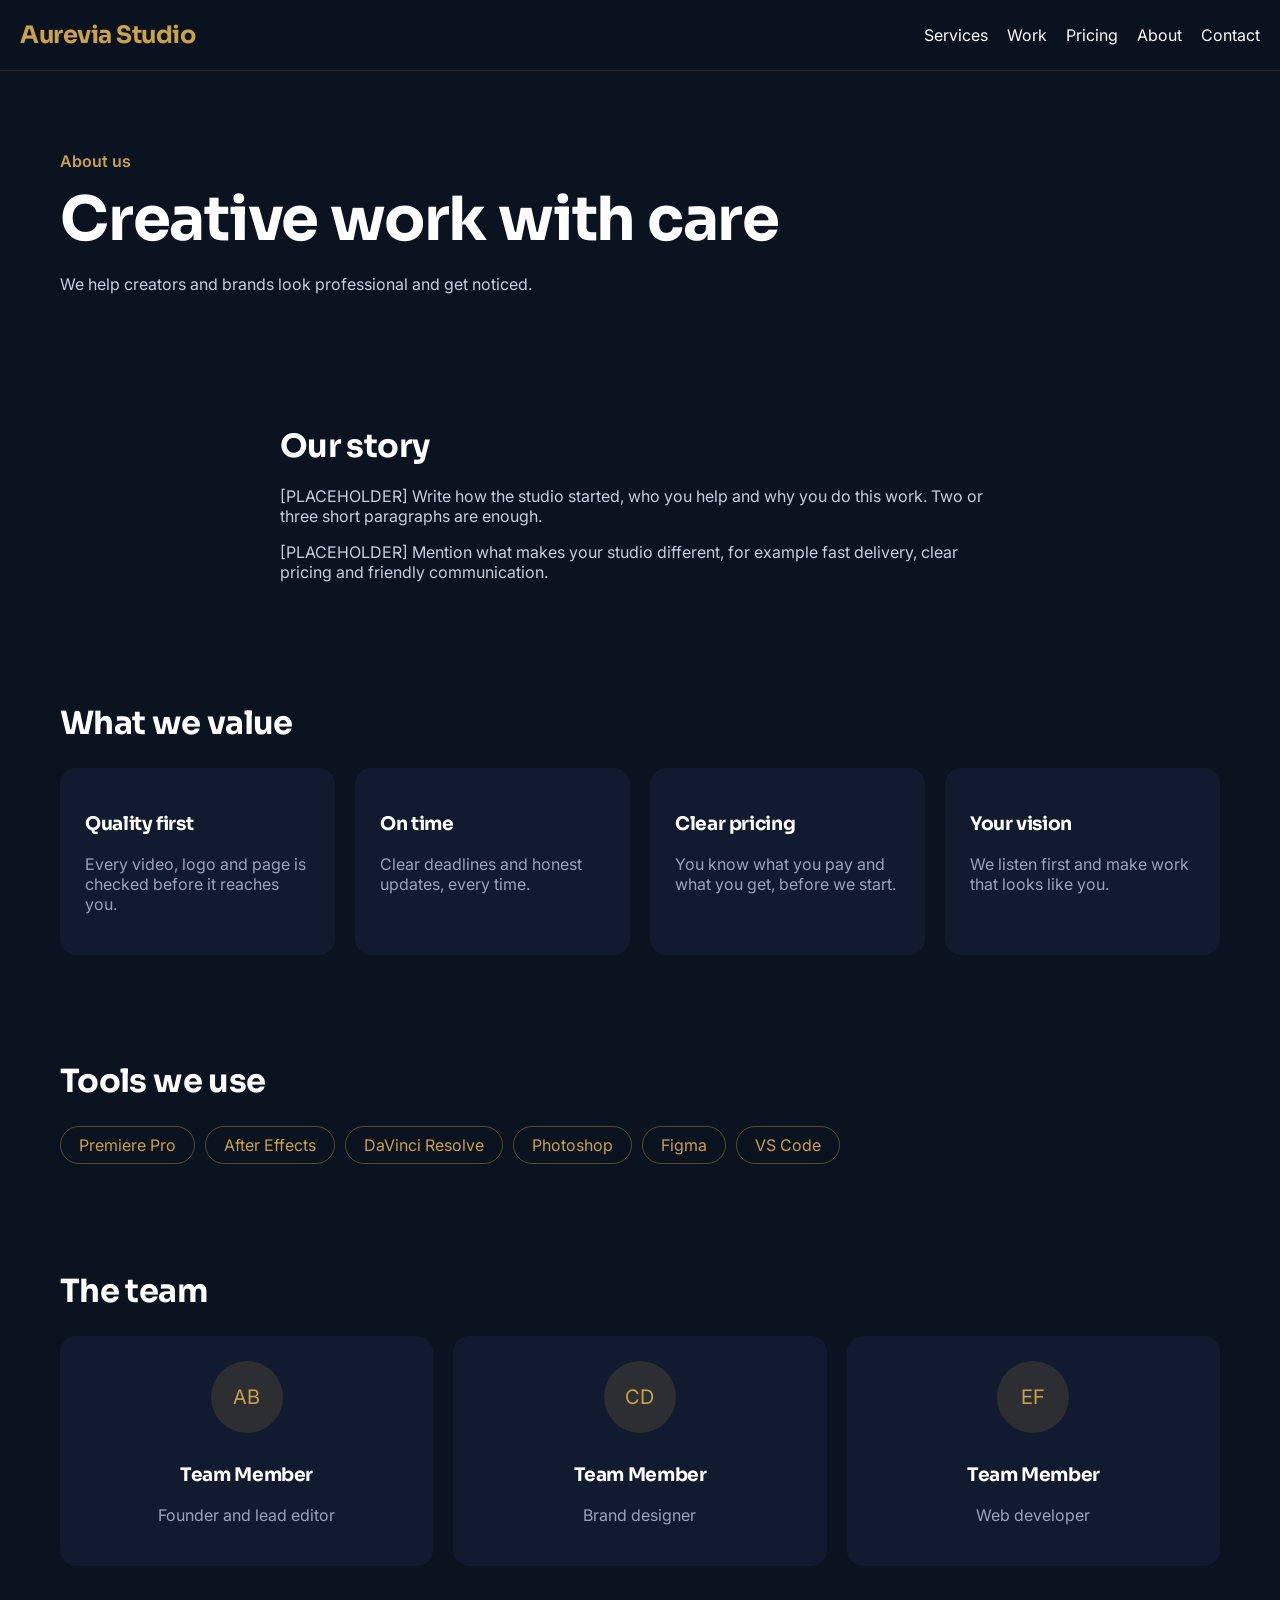
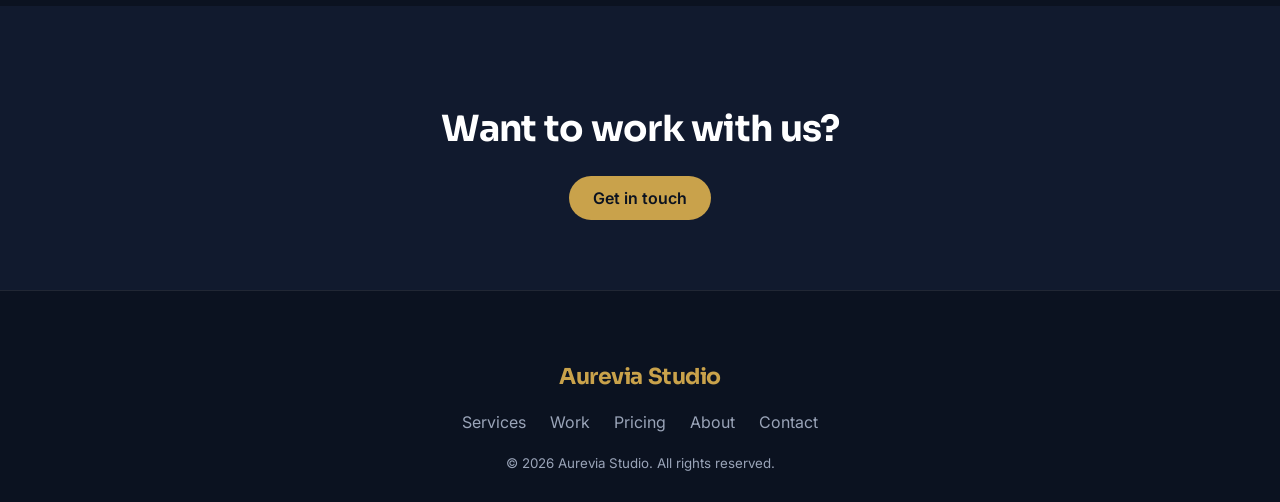
<file: about.html>
<!DOCTYPE html>
<html lang="en">
<head>
  <meta charset="UTF-8">
  <meta name="viewport" content="width=device-width, initial-scale=1">
  <title>About | Aurevia Studio</title>
  <meta name="description" content="Meet Aurevia Studio: our story, our values, the tools we use and the team behind your videos, brands and websites.">
  <link rel="preconnect" href="https://fonts.googleapis.com">
  <link rel="preconnect" href="https://fonts.gstatic.com" crossorigin>
  <link href="https://fonts.googleapis.com/css2?family=Inter:wght@400;500;600&family=Sora:wght@600;700;800&display=swap" rel="stylesheet">
  <link rel="stylesheet" href="style.css">
</head>

<body>

  <header>
    <h2><a href="index.html" style="color:inherit;text-decoration:none">Aurevia Studio</a></h2>
    <button class="menu-button" id="menu-button" aria-label="Open menu">☰</button>
    <nav id="menu">
      <a href="index.html#services">Services</a>
      <a href="index.html#work">Work</a>
      <a href="index.html#pricing">Pricing</a>
      <a href="about.html">About</a>
      <a href="contact.html">Contact</a>
    </nav>
  </header>

  <main>
    
    <section class="page-hero">
      <p class="eyebrow">About us</p>
      <h1>Creative work with care</h1>
      <p class="page-lead">We help creators and brands look professional and get noticed.</p>
    </section>

   
    <section class="story-section">
      <h2>Our story</h2>
      <p>[PLACEHOLDER] Write how the studio started, who you help and why you do this work. Two or three short paragraphs are enough.</p>
      <p>[PLACEHOLDER] Mention what makes your studio different, for example fast delivery, clear pricing and friendly communication.</p>
    </section>

    
    <section class="niche-section">
      <h2>What we value</h2>
      <div class="cards">
        <div class="card"><h3>Quality first</h3><p>Every video, logo and page is checked before it reaches you.</p></div>
        <div class="card"><h3>On time</h3><p>Clear deadlines and honest updates, every time.</p></div>
        <div class="card"><h3>Clear pricing</h3><p>You know what you pay and what you get, before we start.</p></div>
        <div class="card"><h3>Your vision</h3><p>We listen first and make work that looks like you.</p></div>
      </div>
    </section>

    
    <section class="niche-section">
      <h2>Tools we use</h2>
      <ul class="tool-list">
        <li>Premiere Pro</li>
        <li>After Effects</li>
        <li>DaVinci Resolve</li>
        <li>Photoshop</li>
        <li>Figma</li>
        <li>VS Code</li>
      </ul>
    </section>

   
    <section class="niche-section">
      <h2>The team</h2>
      <div class="cards">
        <div class="card team-card">
          <span class="avatar team-avatar">AB</span>
          <h3>Team Member</h3>
          <p>Founder and lead editor</p>
        </div>
        <div class="card team-card">
          <span class="avatar team-avatar">CD</span>
          <h3>Team Member</h3>
          <p>Brand designer</p>
        </div>
        <div class="card team-card">
          <span class="avatar team-avatar">EF</span>
          <h3>Team Member</h3>
          <p>Web developer</p>
        </div>
      </div>
    </section>

    <section class="cta-band">
      <h2>Want to work with us?</h2>
      <a href="contact.html" class="button">Get in touch</a>
    </section>
  </main>

  <footer class="footer">
    <h3>Aurevia Studio</h3>
    <nav>
      <a href="index.html#services">Services</a>
      <a href="index.html#work">Work</a>
      <a href="index.html#pricing">Pricing</a>
      <a href="about.html">About</a>
      <a href="contact.html">Contact</a>
    </nav>
    <small>© 2026 Aurevia Studio. All rights reserved.</small>
  </footer>

  <script src="page.js"></script>
</body>
</html>
</file>
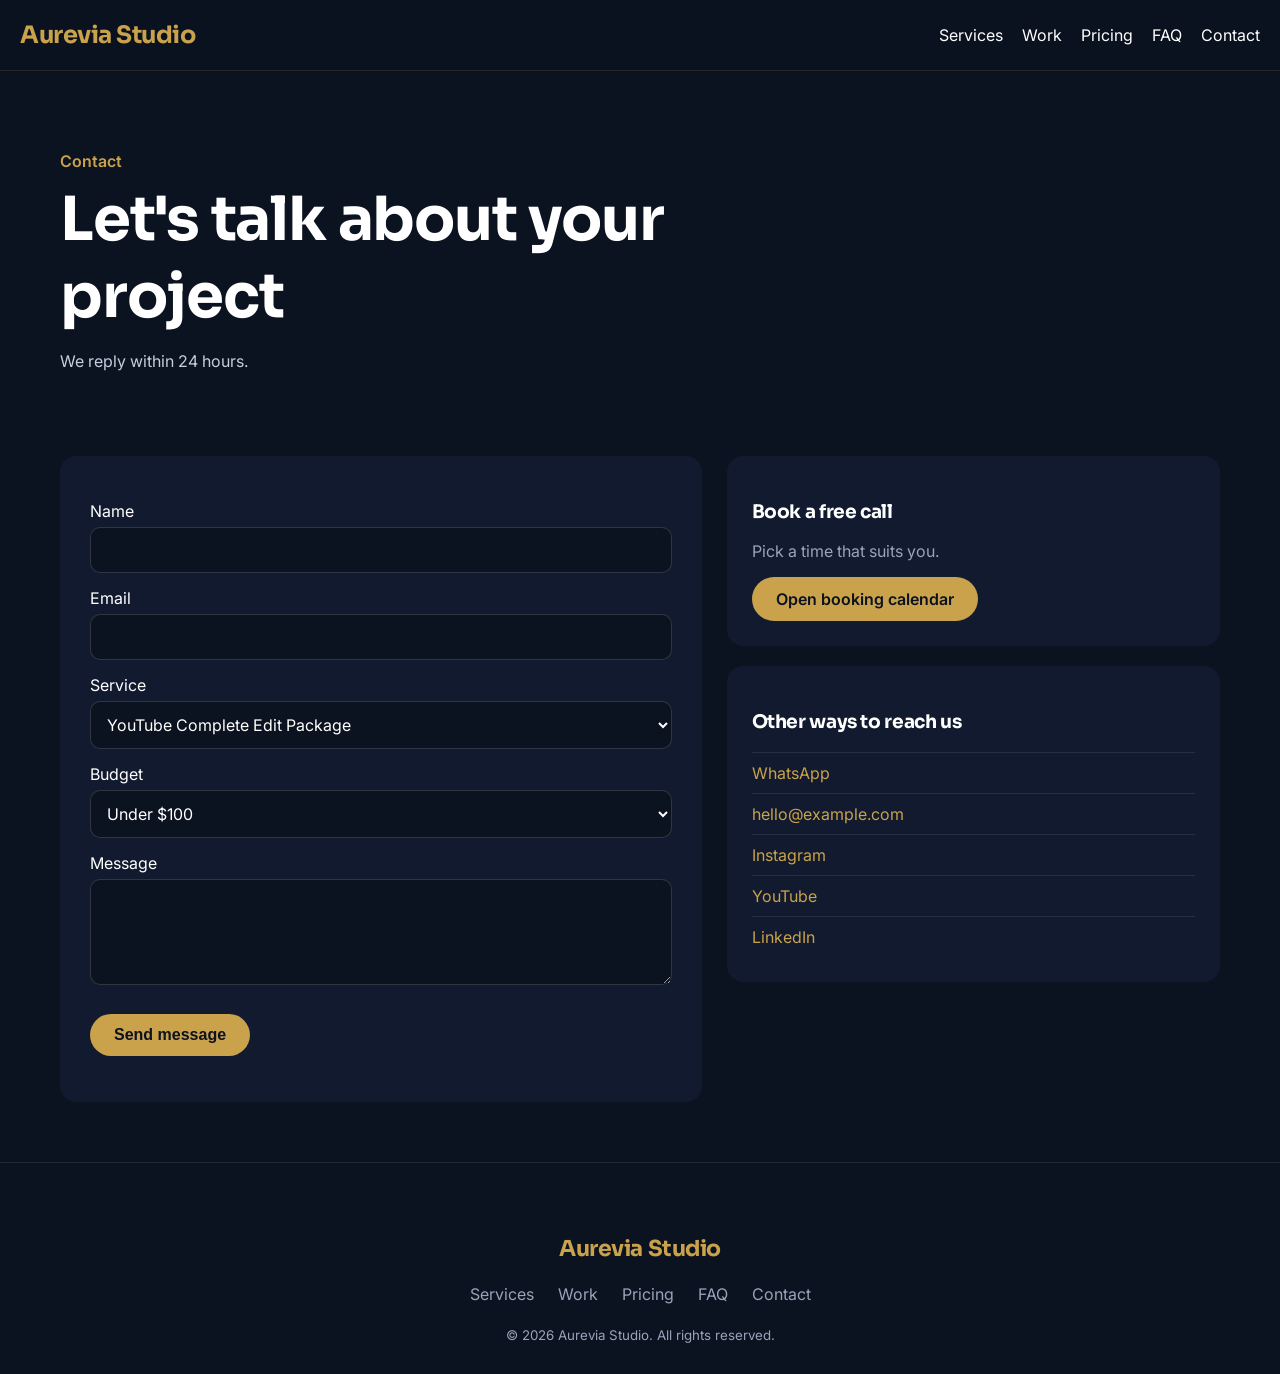
<file: contact.html>
<!DOCTYPE html>
<html lang="en">
<head>
  <meta charset="UTF-8">
  <meta name="viewport" content="width=device-width, initial-scale=1">
  <title>Contact | Aurevia Studio</title>
  <meta name="description" content="Tell us about your project, book a free call or message us on WhatsApp. We reply within 24 hours.">
  <link rel="preconnect" href="https://fonts.googleapis.com">
  <link rel="preconnect" href="https://fonts.gstatic.com" crossorigin>
  <link href="https://fonts.googleapis.com/css2?family=Inter:wght@400;500;600&family=Sora:wght@600;700;800&display=swap" rel="stylesheet">

  <link rel="stylesheet" href="style.css">
</head>

<body>

  <header>
    <h2><a href="index.html" style="color:inherit;text-decoration:none">Aurevia Studio</a></h2>
    <button class="menu-button" id="menu-button" aria-label="Open menu">☰</button>
    <nav id="menu">
      <a href="index.html#services">Services</a>
      <a href="index.html#work">Work</a>
      <a href="index.html#pricing">Pricing</a>
      <a href="index.html#faq">FAQ</a>
      <a href="contact.html">Contact</a>
    </nav>
  </header>

  <main>
    <section class="page-hero">
      <p class="eyebrow">Contact</p>
      <h1>Let's talk about your project</h1>
      <p class="page-lead">We reply within 24 hours.</p>
    </section>

    <section class="contact-page">

     
      <form class="contact-form" id="contact-form" action="https://formspree.io/f/YOUR_FORM_ID" method="POST">

        <label for="c-name">Name</label>
        <input type="text" id="c-name" name="name" required>

        <label for="c-email">Email</label>
        <input type="email" id="c-email" name="email" required>

        <label for="c-service">Service</label>
        <select id="c-service" name="service">
          <option>YouTube Complete Edit Package</option>
          <option>Content Management</option>
          <option>Personal Branding</option>
          <option>Web Development</option>
        </select>

        <label for="c-budget">Budget</label>
        <select id="c-budget" name="budget">
          <option>Under $100</option>
          <option>$100 - $500</option>
          <option>$500 - $1,500</option>
          <option>$1,500+</option>
        </select>

        <label for="c-message">Message</label>
        <textarea id="c-message" name="message" rows="4" required></textarea>

      
        <input type="text" name="_gotcha" class="hp-field" tabindex="-1" autocomplete="off">

        <button type="submit" class="button" id="send-button">Send message</button>
        <p class="form-note" id="form-note" role="status"></p>
      </form>

   
      <div class="contact-side">

        <div class="side-box">
          <h3>Book a free call</h3>
          <p>Pick a time that suits you.</p>
         
          <a href="https://calendly.com/YOUR-NAME/30min" target="_blank" class="button">Open booking calendar</a>
        </div>

        <div class="side-box">
          <h3>Other ways to reach us</h3>
          <ul class="side-links">
          
            <li><a href="https://wa.me/92XXXXXXXXXX" target="_blank">WhatsApp</a></li>
            <li><a href="mailto:hello@example.com">hello@example.com</a></li>
            <li><a href="#" target="_blank">Instagram</a></li>
            <li><a href="#" target="_blank">YouTube</a></li>
            <li><a href="#" target="_blank">LinkedIn</a></li>
          </ul>
        </div>

      </div>
    </section>
  </main>

  <footer class="footer">
    <h3>Aurevia Studio</h3>
    <nav>
      <a href="index.html#services">Services</a>
      <a href="index.html#work">Work</a>
      <a href="index.html#pricing">Pricing</a>
      <a href="index.html#faq">FAQ</a>
      <a href="contact.html">Contact</a>
    </nav>
    <small>© 2026 Aurevia Studio. All rights reserved.</small>
  </footer>

  <script src="page.js"></script>


  <script>
    const form = document.getElementById("contact-form");
    const note = document.getElementById("form-note");
    const sendButton = document.getElementById("send-button");

    form.addEventListener("submit", function (event) {
      event.preventDefault();  

      if (form.action.includes(abcd1234)) {
        note.textContent = "Demo mode: add your Formspree ID in contact.html to receive messages.";
        return;
      }

      sendButton.disabled = true;
      note.textContent = "Sending...";

      
      fetch(form.action, {
        method: "POST",
        body: new FormData(form),
        headers: { Accept: "application/json" }
      })
        .then(function (response) {
          if (response.ok) {
            window.location.href = "thank-you.html";  
          } else {
            note.textContent = "Something went wrong. Please try again or use WhatsApp.";
            sendButton.disabled = false;
          }
        })
        .catch(function () {
          note.textContent = "Network error. Please try again or use WhatsApp.";
          sendButton.disabled = false;
        });
    });
  </script>
</body>
</html>
</file>
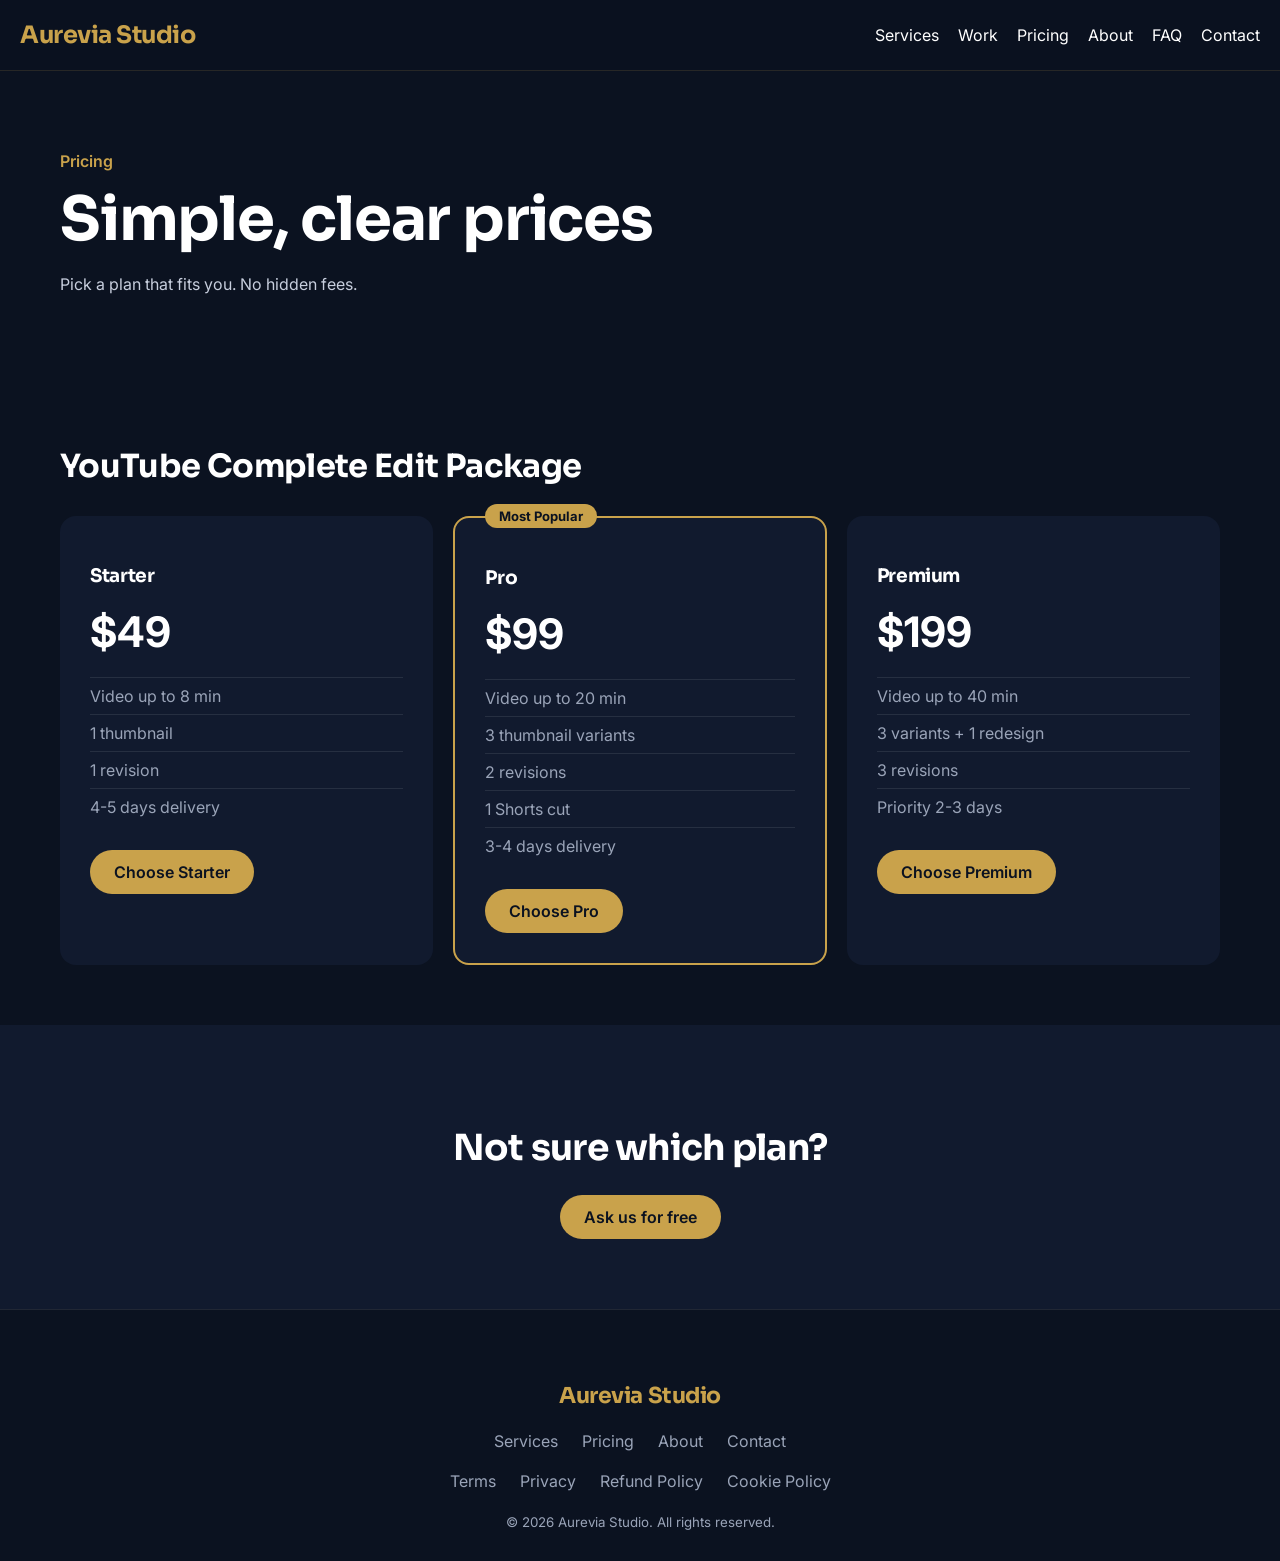
<file: pricing.html>
<!DOCTYPE html>
<html lang="en">
<head>
  <meta charset="UTF-8">
  <meta name="viewport" content="width=device-width, initial-scale=1">
  <title>Pricing | Aurevia Studio</title>
  <meta name="description" content="Clear prices for YouTube editing, content management, personal branding and web development at Aurevia Studio.">
  <link rel="preconnect" href="https://fonts.googleapis.com">
  <link rel="preconnect" href="https://fonts.gstatic.com" crossorigin>
  <link href="https://fonts.googleapis.com/css2?family=Inter:wght@400;500;600&family=Sora:wght@600;700;800&display=swap" rel="stylesheet">
  <link rel="stylesheet" href="style.css">
</head>

<body>


  <header>
    <h2><a href="index.html" style="color:inherit;text-decoration:none">Aurevia Studio</a></h2>
    <button class="menu-button" id="menu-button" aria-label="Open menu">☰</button>
    <nav id="menu">
      <a href="index.html#services">Services</a>
      <a href="index.html#work">Work</a>
      <a href="pricing.html">Pricing</a>
      <a href="about.html">About</a>
      <a href="index.html#faq">FAQ</a>
      <a href="contact.html">Contact</a>
    </nav>
  </header>

  <main>

    <section class="page-hero">
      <p class="eyebrow">Pricing</p>
      <h1>Simple, clear prices</h1>
      <p class="page-lead">Pick a plan that fits you. No hidden fees.</p>
    </section>


    <section class="pricing-section">
      <h2>YouTube Complete Edit Package</h2>

      <div class="price-grid">

        <div class="price-card">
          <h3>Starter</h3>
          <p class="price"><span class="amount" data-usd="49">$49</span></p>
          <ul>
            <li>Video up to 8 min</li>
            <li>1 thumbnail</li>
            <li>1 revision</li>
            <li>4-5 days delivery</li>
          </ul>
          <a href="contact.html" class="button">Choose Starter</a>
        </div>

        <div class="price-card popular">
          <span class="badge">Most Popular</span>
          <h3>Pro</h3>
          <p class="price"><span class="amount" data-usd="99">$99</span></p>
          <ul>
            <li>Video up to 20 min</li>
            <li>3 thumbnail variants</li>
            <li>2 revisions</li>
            <li>1 Shorts cut</li>
            <li>3-4 days delivery</li>
          </ul>
          <a href="contact.html" class="button">Choose Pro</a>
        </div>

        <div class="price-card">
          <h3>Premium</h3>
          <p class="price"><span class="amount" data-usd="199">$199</span></p>
          <ul>
            <li>Video up to 40 min</li>
            <li>3 variants + 1 redesign</li>
            <li>3 revisions</li>
            <li>Priority 2-3 days</li>
          </ul>
          <a href="contact.html" class="button">Choose Premium</a>
        </div>

      </div>
    </section>


    <section class="cta-band">
      <h2>Not sure which plan?</h2>
      <a href="contact.html" class="button">Ask us for free</a>
    </section>
  </main>

  <footer class="footer">
    <h3>Aurevia Studio</h3>
    <nav>
      <a href="index.html#services">Services</a>
      <a href="pricing.html">Pricing</a>
      <a href="about.html">About</a>
      <a href="contact.html">Contact</a>
    </nav>
    <nav>
      <a href="terms.html">Terms</a>
      <a href="privacy.html">Privacy</a>
      <a href="refund-policy.html">Refund Policy</a>
      <a href="cookie-policy.html">Cookie Policy</a>
    </nav>
    <small>© 2026 Aurevia Studio. All rights reserved.</small>
  </footer>

  <script src="page.js"></script>
</body>
</html>
</file>
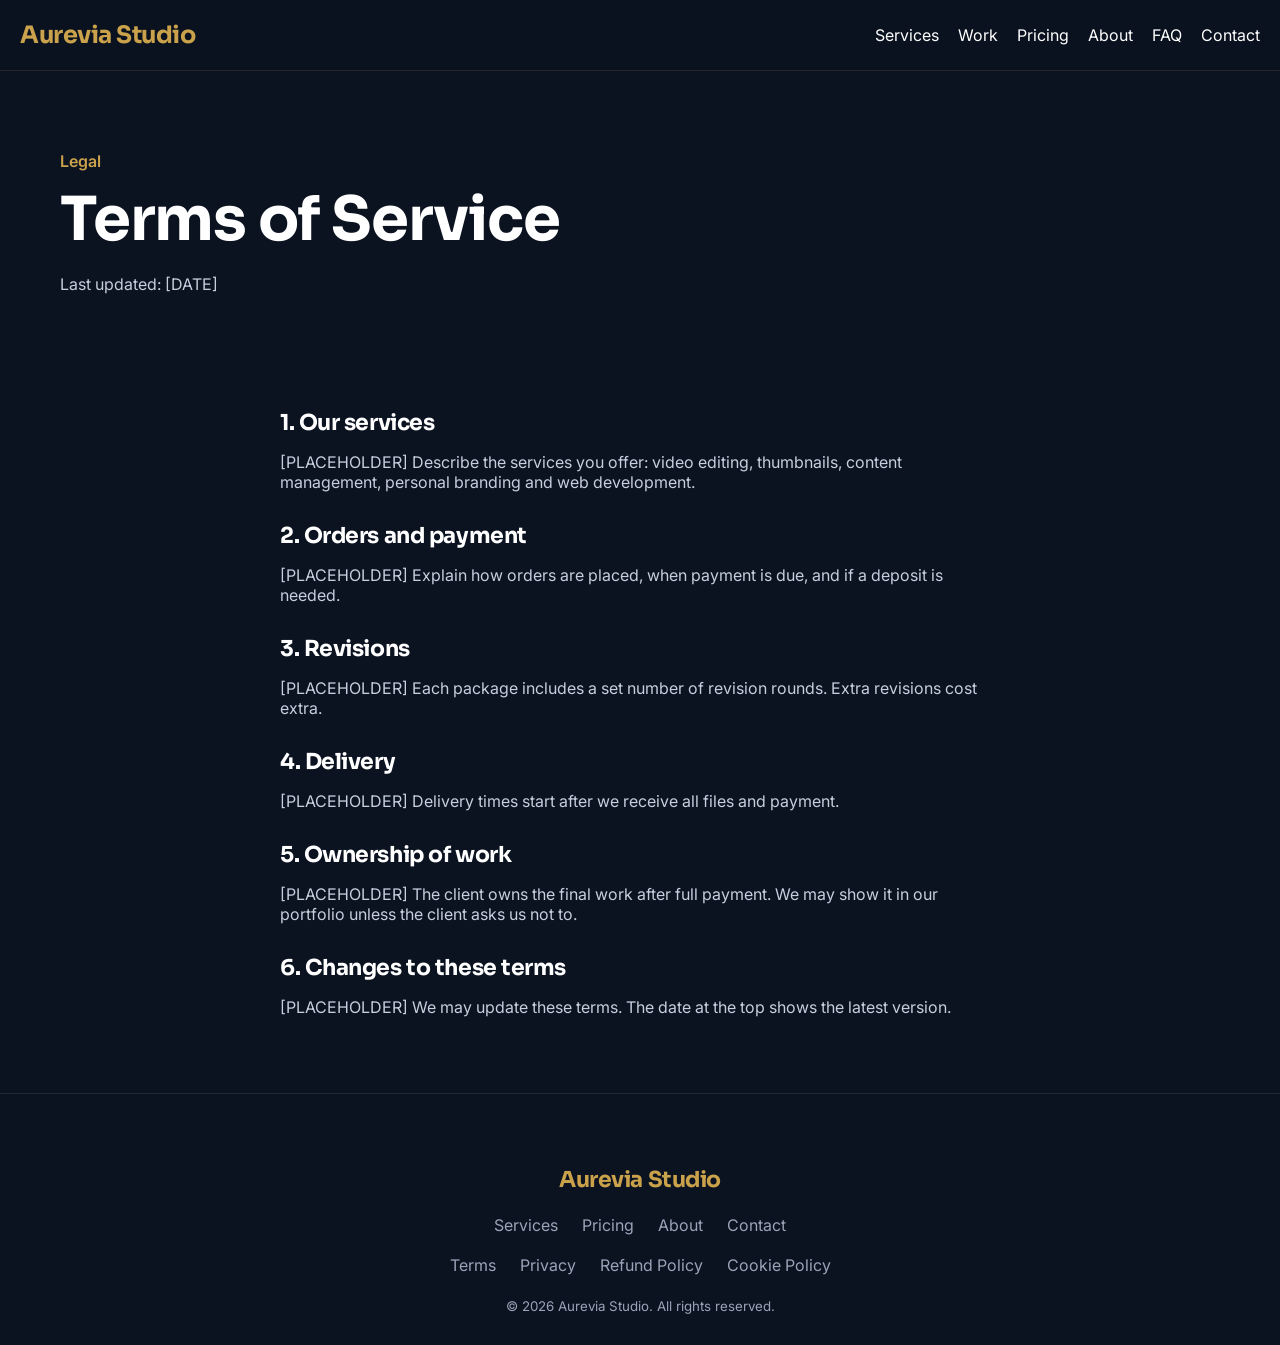
<file: terms.html>
<!DOCTYPE html>
<html lang="en">
<head>
  <meta charset="UTF-8">
  <meta name="viewport" content="width=device-width, initial-scale=1">
  <title>Terms of Service | Aurevia Studio</title>
  <meta name="description" content="Terms of Service for Aurevia Studio.">
  <link rel="preconnect" href="https://fonts.googleapis.com">
  <link rel="preconnect" href="https://fonts.gstatic.com" crossorigin>
  <link href="https://fonts.googleapis.com/css2?family=Inter:wght@400;500;600&family=Sora:wght@600;700;800&display=swap" rel="stylesheet">
  <link rel="stylesheet" href="style.css">
</head>

<body>

  <header>
    <h2><a href="index.html" style="color:inherit;text-decoration:none">Aurevia Studio</a></h2>
    <button class="menu-button" id="menu-button" aria-label="Open menu">☰</button>
    <nav id="menu">
      <a href="index.html#services">Services</a>
      <a href="index.html#work">Work</a>
      <a href="index.html#pricing">Pricing</a>
      <a href="about.html">About</a>
      <a href="index.html#faq">FAQ</a>
      <a href="contact.html">Contact</a>
    </nav>
  </header>

  <main>

    <section class="page-hero">
      <p class="eyebrow">Legal</p>
      <h1>Terms of Service</h1>
      <p class="page-lead">Last updated: [DATE]</p>
    </section>

    <section class="legal-section">
      <h2>1. Our services</h2>
      <p>[PLACEHOLDER] Describe the services you offer: video editing, thumbnails, content management, personal branding and web development.</p>

      <h2>2. Orders and payment</h2>
      <p>[PLACEHOLDER] Explain how orders are placed, when payment is due, and if a deposit is needed.</p>

      <h2>3. Revisions</h2>
      <p>[PLACEHOLDER] Each package includes a set number of revision rounds. Extra revisions cost extra.</p>

      <h2>4. Delivery</h2>
      <p>[PLACEHOLDER] Delivery times start after we receive all files and payment.</p>

      <h2>5. Ownership of work</h2>
      <p>[PLACEHOLDER] The client owns the final work after full payment. We may show it in our portfolio unless the client asks us not to.</p>

      <h2>6. Changes to these terms</h2>
      <p>[PLACEHOLDER] We may update these terms. The date at the top shows the latest version.</p>
    </section>
  </main>

  <footer class="footer">
    <h3>Aurevia Studio</h3>
    <nav>
      <a href="index.html#services">Services</a>
      <a href="index.html#pricing">Pricing</a>
      <a href="about.html">About</a>
      <a href="contact.html">Contact</a>
    </nav>
    <nav>
      <a href="terms.html">Terms</a>
      <a href="privacy.html">Privacy</a>
      <a href="refund-policy.html">Refund Policy</a>
      <a href="cookie-policy.html">Cookie Policy</a>
    </nav>
    <small>© 2026 Aurevia Studio. All rights reserved.</small>
  </footer>

  <script src="page.js"></script>
</body>
</html>
</file>
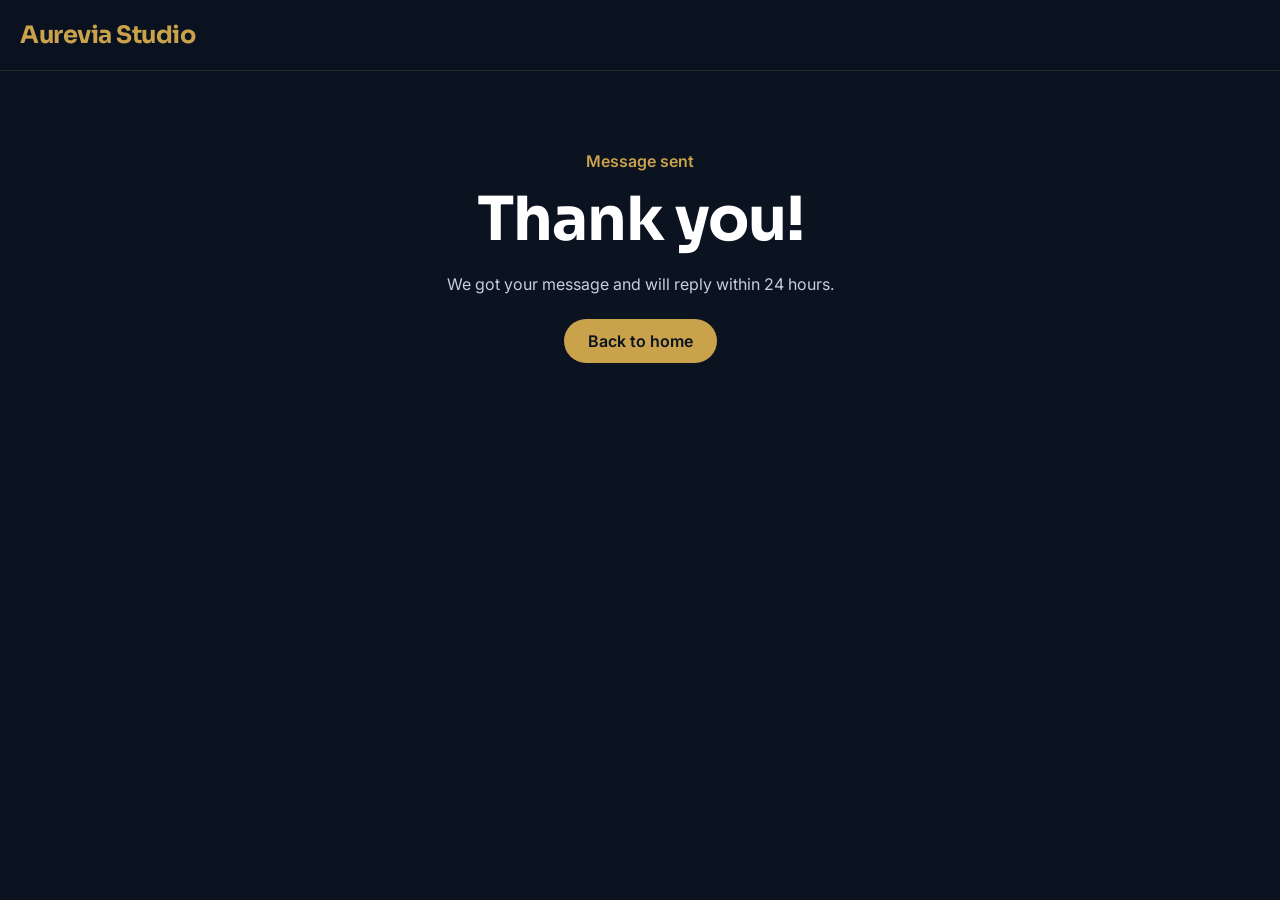
<file: thank-you.html>
<!DOCTYPE html>
<html lang="en">
<head>
  <meta charset="UTF-8">
  <meta name="viewport" content="width=device-width, initial-scale=1">
  <title>Thank you | Aurevia Studio</title>
  <meta name="robots" content="noindex">
  <link rel="preconnect" href="https://fonts.googleapis.com">
  <link rel="preconnect" href="https://fonts.gstatic.com" crossorigin>
  <link href="https://fonts.googleapis.com/css2?family=Inter:wght@400;500;600&family=Sora:wght@600;700;800&display=swap" rel="stylesheet">
  <link rel="stylesheet" href="style.css">
</head>

<body>
  <header>
    <h2><a href="index.html" style="color:inherit;text-decoration:none">Aurevia Studio</a></h2>
  </header>

  <main>
    <section class="page-hero" style="text-align:center;min-height:60vh">
      <p class="eyebrow">Message sent</p>
      <h1 style="margin-left:auto;margin-right:auto">Thank you!</h1>
      <p class="page-lead" style="margin-left:auto;margin-right:auto">We got your message and will reply within 24 hours.</p>
      <a href="index.html" class="button">Back to home</a>
    </section>
  </main>
</body>
</html>
</file>
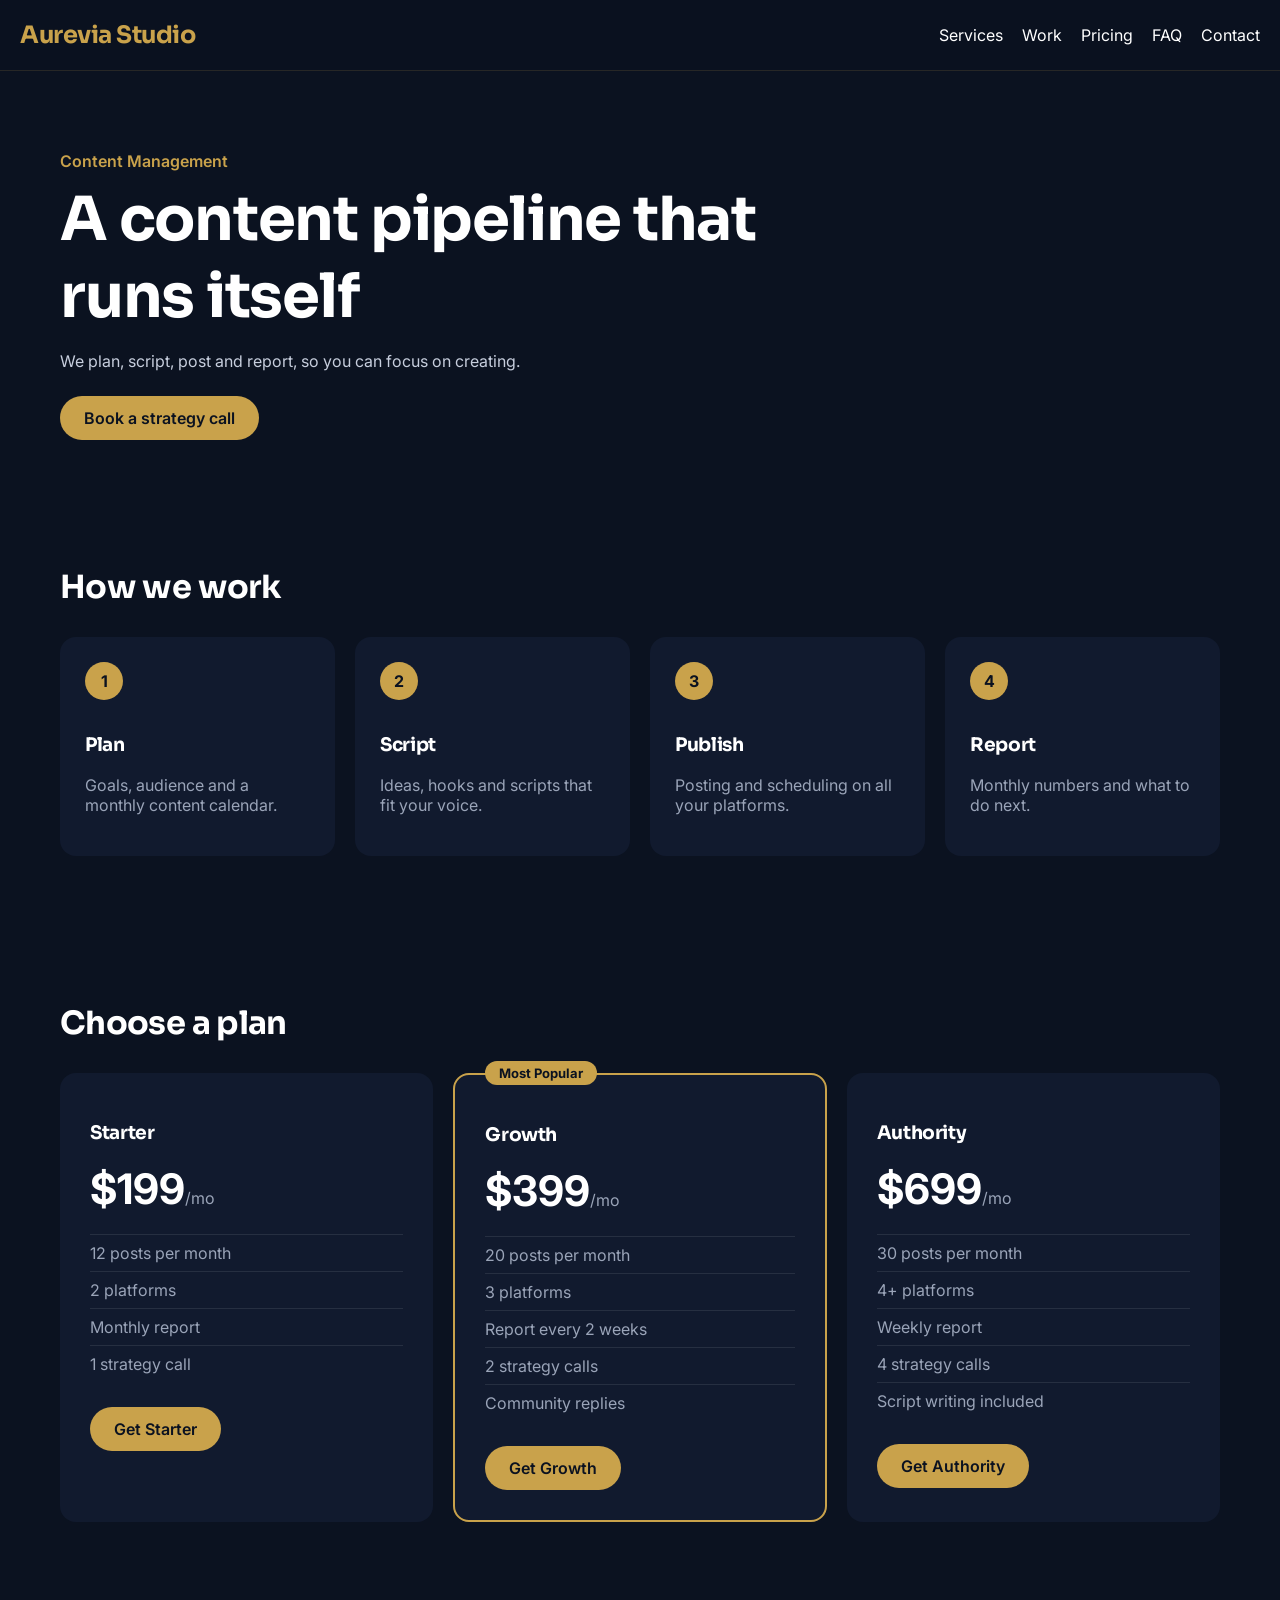
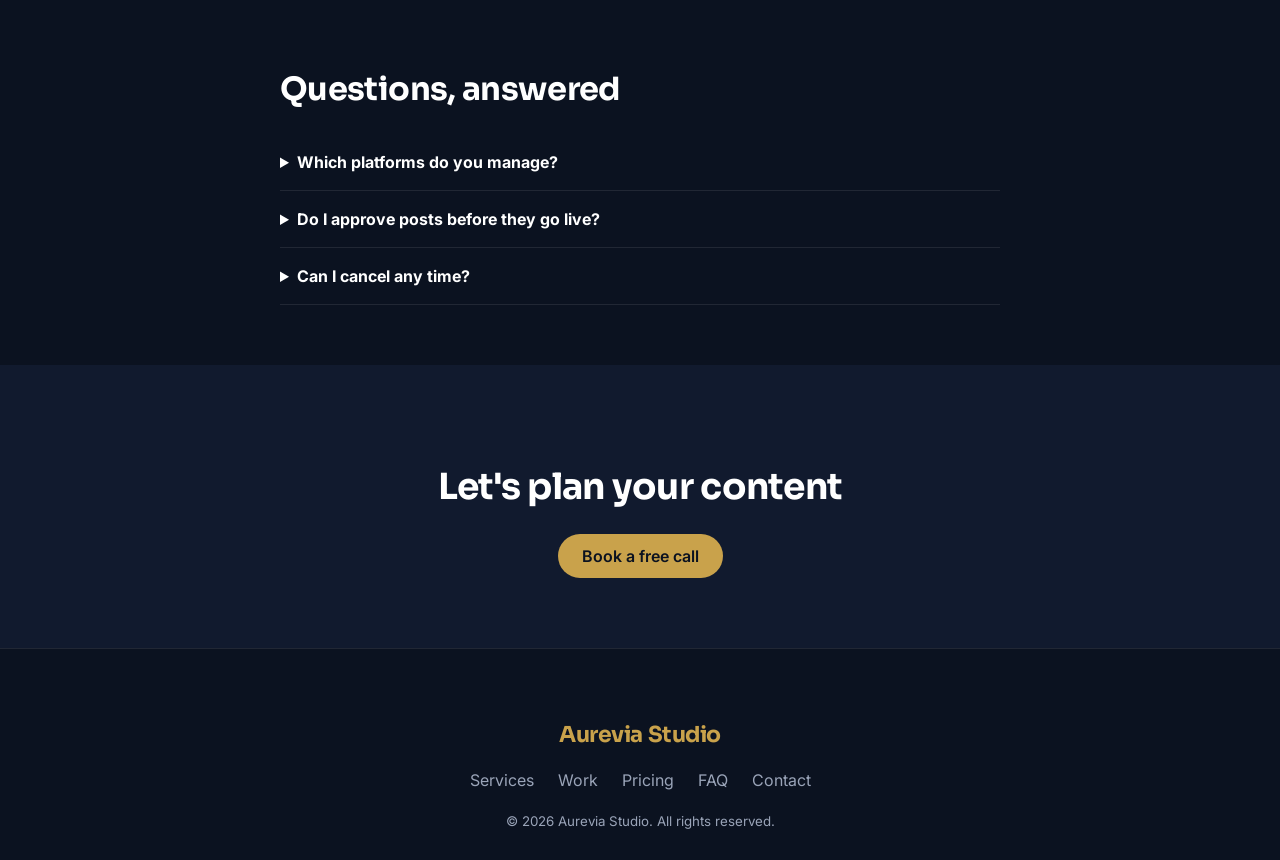
<file: services/content-management.html>
<!DOCTYPE html>
<html lang="en">
<head>
  <meta charset="UTF-8">
  <meta name="viewport" content="width=device-width, initial-scale=1">
  <title>Content Management | Aurevia Studio</title>
  <meta name="description" content="Content calendar, scripting help, posting, scheduling and monthly reports for creators and brands.">
  <link rel="preconnect" href="https://fonts.googleapis.com">
  <link rel="preconnect" href="https://fonts.gstatic.com" crossorigin>
  <link href="https://fonts.googleapis.com/css2?family=Inter:wght@400;500;600&family=Sora:wght@600;700;800&display=swap" rel="stylesheet">
  <link rel="stylesheet" href="../style.css">
</head>

<body>

  <!-- HEADER (har page par wahi) -->
  <header>
    <h2><a href="../index.html" style="color:inherit;text-decoration:none">Aurevia Studio</a></h2>
    <button class="menu-button" id="menu-button" aria-label="Open menu">☰</button>
    <nav id="menu">
      <a href="../index.html#services">Services</a>
      <a href="../index.html#work">Work</a>
      <a href="../index.html#pricing">Pricing</a>
      <a href="../index.html#faq">FAQ</a>
      <a href="../index.html#contact">Contact</a>
    </nav>
  </header>

  <main>
    <!-- PAGE TITLE -->
    <section class="page-hero">
      <p class="eyebrow">Content Management</p>
      <h1>A content pipeline that runs itself</h1>
      <p class="page-lead">We plan, script, post and report, so you can focus on creating.</p>
      <a href="../index.html#contact" class="button">Book a strategy call</a>
    </section>

    <!-- WORKFLOW: 4 steps (purani .steps wali classes) -->
    <section class="steps-section">
      <h2>How we work</h2>
      <div class="steps">
        <div class="step"><span class="step-number">1</span><h3>Plan</h3><p>Goals, audience and a monthly content calendar.</p></div>
        <div class="step"><span class="step-number">2</span><h3>Script</h3><p>Ideas, hooks and scripts that fit your voice.</p></div>
        <div class="step"><span class="step-number">3</span><h3>Publish</h3><p>Posting and scheduling on all your platforms.</p></div>
        <div class="step"><span class="step-number">4</span><h3>Report</h3><p>Monthly numbers and what to do next.</p></div>
      </div>
    </section>

    <!-- PLANS (REPLACE: prices aur numbers placeholders hain) -->
    <section class="pricing-section">
      <h2>Choose a plan</h2>
      <div class="price-grid">

        <div class="price-card">
          <h3>Starter</h3>
          <p class="price">$199<small>/mo</small></p> <!-- REPLACE: price -->
          <ul>
            <li>12 posts per month</li>
            <li>2 platforms</li>
            <li>Monthly report</li>
            <li>1 strategy call</li>
          </ul>
          <a href="../index.html#contact" class="button">Get Starter</a>
        </div>

        <div class="price-card popular">
          <span class="badge">Most Popular</span>
          <h3>Growth</h3>
          <p class="price">$399<small>/mo</small></p> <!-- REPLACE: price -->
          <ul>
            <li>20 posts per month</li>
            <li>3 platforms</li>
            <li>Report every 2 weeks</li>
            <li>2 strategy calls</li>
            <li>Community replies</li>
          </ul>
          <a href="../index.html#contact" class="button">Get Growth</a>
        </div>

        <div class="price-card">
          <h3>Authority</h3>
          <p class="price">$699<small>/mo</small></p> <!-- REPLACE: price -->
          <ul>
            <li>30 posts per month</li>
            <li>4+ platforms</li>
            <li>Weekly report</li>
            <li>4 strategy calls</li>
            <li>Script writing included</li>
          </ul>
          <a href="../index.html#contact" class="button">Get Authority</a>
        </div>

      </div>
    </section>

    <!-- FAQ -->
    <section class="faq-section">
      <h2>Questions, answered</h2>
      <details>
        <summary>Which platforms do you manage?</summary>
        <p>YouTube, Instagram, TikTok, Facebook and LinkedIn. Tell us where your audience is.</p>
      </details>
      <details>
        <summary>Do I approve posts before they go live?</summary>
        <p>Yes. You review the content calendar first, and nothing is posted without your approval.</p>
      </details>
      <details>
        <summary>Can I cancel any time?</summary>
        <p>[PLACEHOLDER] Write your cancellation terms here, for example monthly with 7 days notice.</p>
      </details>
    </section>

    <!-- BOOK A CALL -->
    <section class="cta-band">
      <h2>Let's plan your content</h2>
      <!-- REPLACE: baad mein Calendly ka link -->
      <a href="../index.html#contact" class="button">Book a free call</a>
    </section>
  </main>

  <!-- FOOTER -->
  <footer class="footer">
    <h3>Aurevia Studio</h3>
    <nav>
      <a href="../index.html#services">Services</a>
      <a href="../index.html#work">Work</a>
      <a href="../index.html#pricing">Pricing</a>
      <a href="../index.html#faq">FAQ</a>
      <a href="../index.html#contact">Contact</a>
    </nav>
    <small>© 2026 Aurevia Studio. All rights reserved.</small>
  </footer>

  <script src="../page.js"></script>
</body>
</html>
</file>
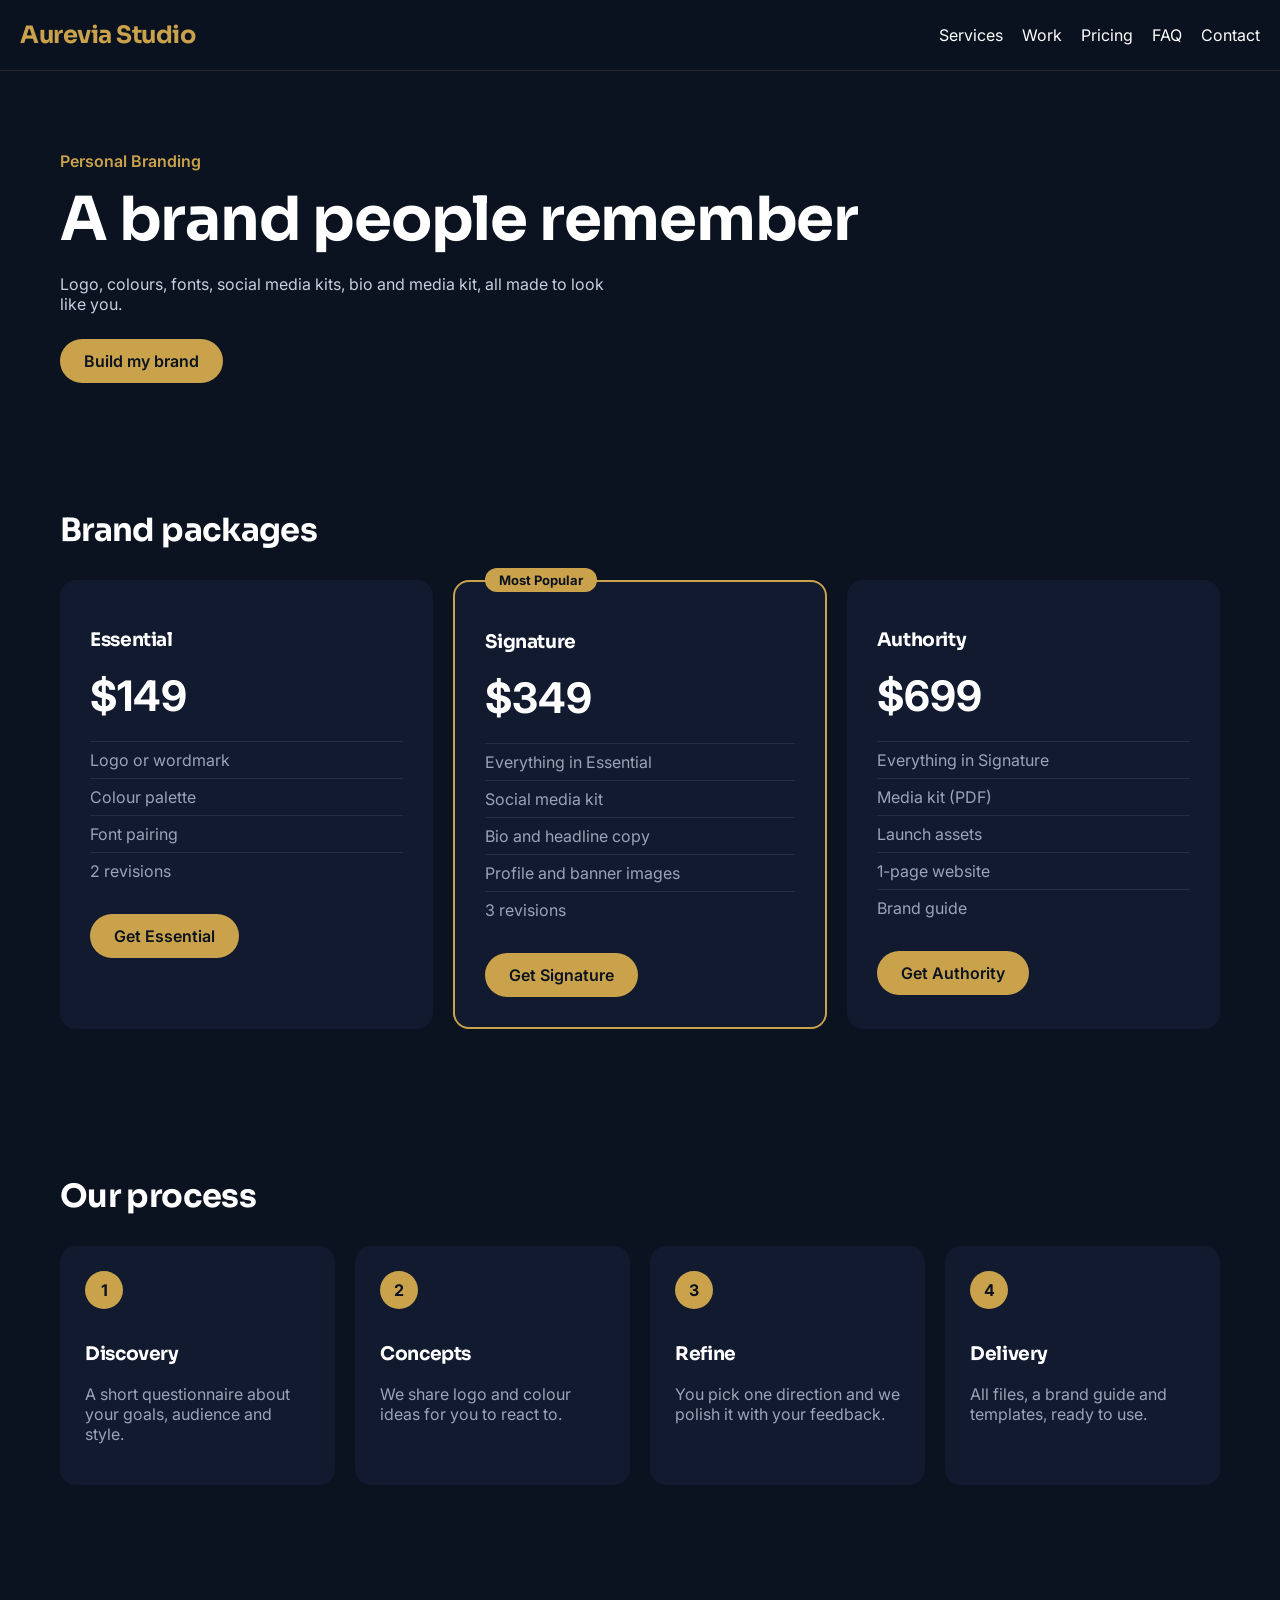
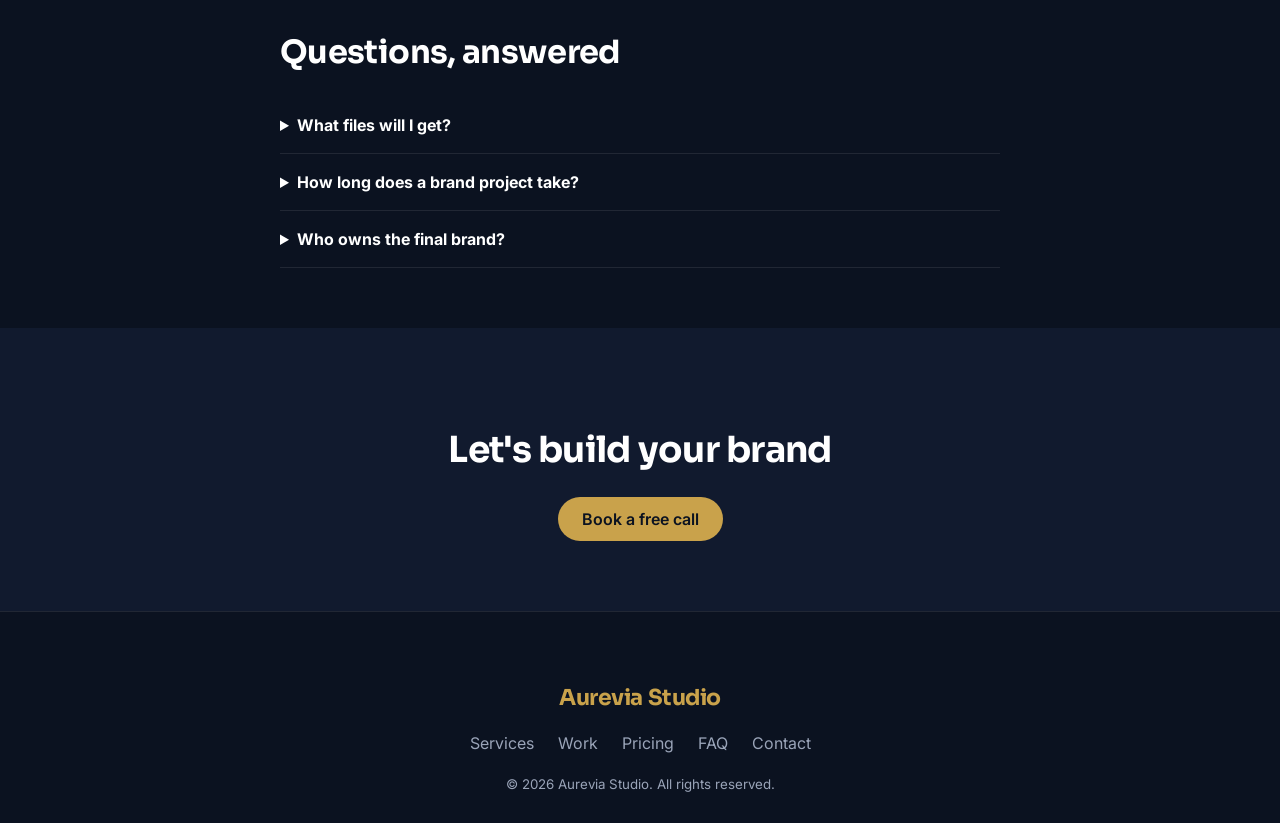
<file: services/personal-branding.html>
<!DOCTYPE html>
<html lang="en">
<head>
  <meta charset="UTF-8">
  <meta name="viewport" content="width=device-width, initial-scale=1">
  <title>Personal Branding | Aurevia Studio</title>
  <meta name="description" content="Logo, colours, fonts, social media kits, bio and media kit. Build a brand that people remember.">
  <link rel="preconnect" href="https://fonts.googleapis.com">
  <link rel="preconnect" href="https://fonts.gstatic.com" crossorigin>
  <link href="https://fonts.googleapis.com/css2?family=Inter:wght@400;500;600&family=Sora:wght@600;700;800&display=swap" rel="stylesheet">
  <link rel="stylesheet" href="../style.css">
</head>

<body>

  <!-- HEADER (har page par wahi) -->
  <header>
    <h2><a href="../index.html" style="color:inherit;text-decoration:none">Aurevia Studio</a></h2>
    <button class="menu-button" id="menu-button" aria-label="Open menu">☰</button>
    <nav id="menu">
      <a href="../index.html#services">Services</a>
      <a href="../index.html#work">Work</a>
      <a href="../index.html#pricing">Pricing</a>
      <a href="../index.html#faq">FAQ</a>
      <a href="../index.html#contact">Contact</a>
    </nav>
  </header>

  <main>
    <!-- PAGE TITLE -->
    <section class="page-hero">
      <p class="eyebrow">Personal Branding</p>
      <h1>A brand people remember</h1>
      <p class="page-lead">Logo, colours, fonts, social media kits, bio and media kit, all made to look like you.</p>
      <a href="../index.html#contact" class="button">Build my brand</a>
    </section>

    <!-- PACKAGES (REPLACE: prices placeholders hain) -->
    <section class="pricing-section">
      <h2>Brand packages</h2>
      <div class="price-grid">

        <div class="price-card">
          <h3>Essential</h3>
          <p class="price">$149</p> <!-- REPLACE: price -->
          <ul>
            <li>Logo or wordmark</li>
            <li>Colour palette</li>
            <li>Font pairing</li>
            <li>2 revisions</li>
          </ul>
          <a href="../index.html#contact" class="button">Get Essential</a>
        </div>

        <div class="price-card popular">
          <span class="badge">Most Popular</span>
          <h3>Signature</h3>
          <p class="price">$349</p> <!-- REPLACE: price -->
          <ul>
            <li>Everything in Essential</li>
            <li>Social media kit</li>
            <li>Bio and headline copy</li>
            <li>Profile and banner images</li>
            <li>3 revisions</li>
          </ul>
          <a href="../index.html#contact" class="button">Get Signature</a>
        </div>

        <div class="price-card">
          <h3>Authority</h3>
          <p class="price">$699</p> <!-- REPLACE: price -->
          <ul>
            <li>Everything in Signature</li>
            <li>Media kit (PDF)</li>
            <li>Launch assets</li>
            <li>1-page website</li>
            <li>Brand guide</li>
          </ul>
          <a href="../index.html#contact" class="button">Get Authority</a>
        </div>

      </div>
    </section>

    <!-- PROCESS -->
    <section class="steps-section">
      <h2>Our process</h2>
      <div class="steps">
        <div class="step"><span class="step-number">1</span><h3>Discovery</h3><p>A short questionnaire about your goals, audience and style.</p></div>
        <div class="step"><span class="step-number">2</span><h3>Concepts</h3><p>We share logo and colour ideas for you to react to.</p></div>
        <div class="step"><span class="step-number">3</span><h3>Refine</h3><p>You pick one direction and we polish it with your feedback.</p></div>
        <div class="step"><span class="step-number">4</span><h3>Delivery</h3><p>All files, a brand guide and templates, ready to use.</p></div>
      </div>
    </section>

    <!-- FAQ -->
    <section class="faq-section">
      <h2>Questions, answered</h2>
      <details>
        <summary>What files will I get?</summary>
        <p>Your logo in the common formats (PNG, SVG, PDF), colour codes, fonts and the templates in your package.</p>
      </details>
      <details>
        <summary>How long does a brand project take?</summary>
        <p>[PLACEHOLDER] Write your timeline here, for example Essential 5-7 days, Signature 10-14 days.</p>
      </details>
      <details>
        <summary>Who owns the final brand?</summary>
        <p>You do. Once payment is complete, all final files are yours.</p>
      </details>
    </section>

    <!-- BOOK A CALL -->
    <section class="cta-band">
      <h2>Let's build your brand</h2>
      <!-- REPLACE: baad mein Calendly ka link -->
      <a href="../index.html#contact" class="button">Book a free call</a>
    </section>
  </main>

  <!-- FOOTER -->
  <footer class="footer">
    <h3>Aurevia Studio</h3>
    <nav>
      <a href="../index.html#services">Services</a>
      <a href="../index.html#work">Work</a>
      <a href="../index.html#pricing">Pricing</a>
      <a href="../index.html#faq">FAQ</a>
      <a href="../index.html#contact">Contact</a>
    </nav>
    <small>© 2026 Aurevia Studio. All rights reserved.</small>
  </footer>

  <script src="../page.js"></script>
</body>
</html>
</file>
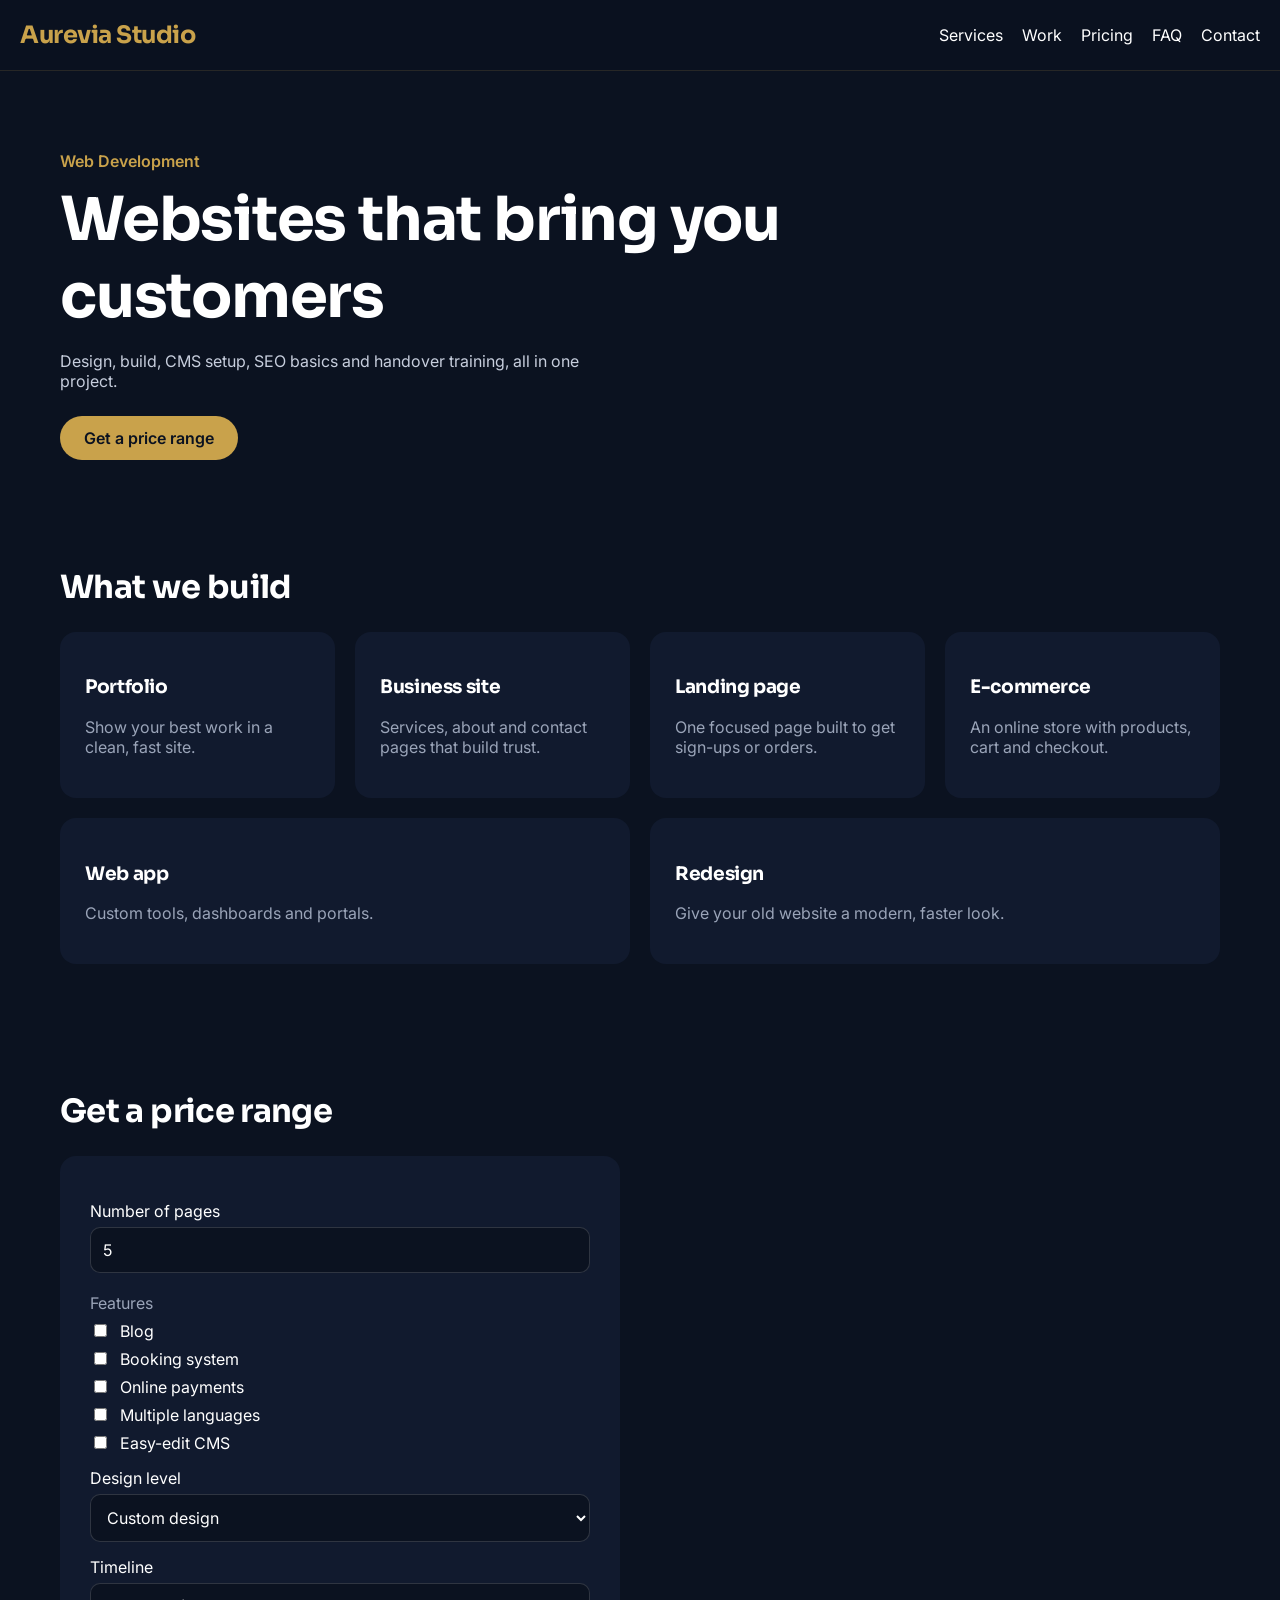
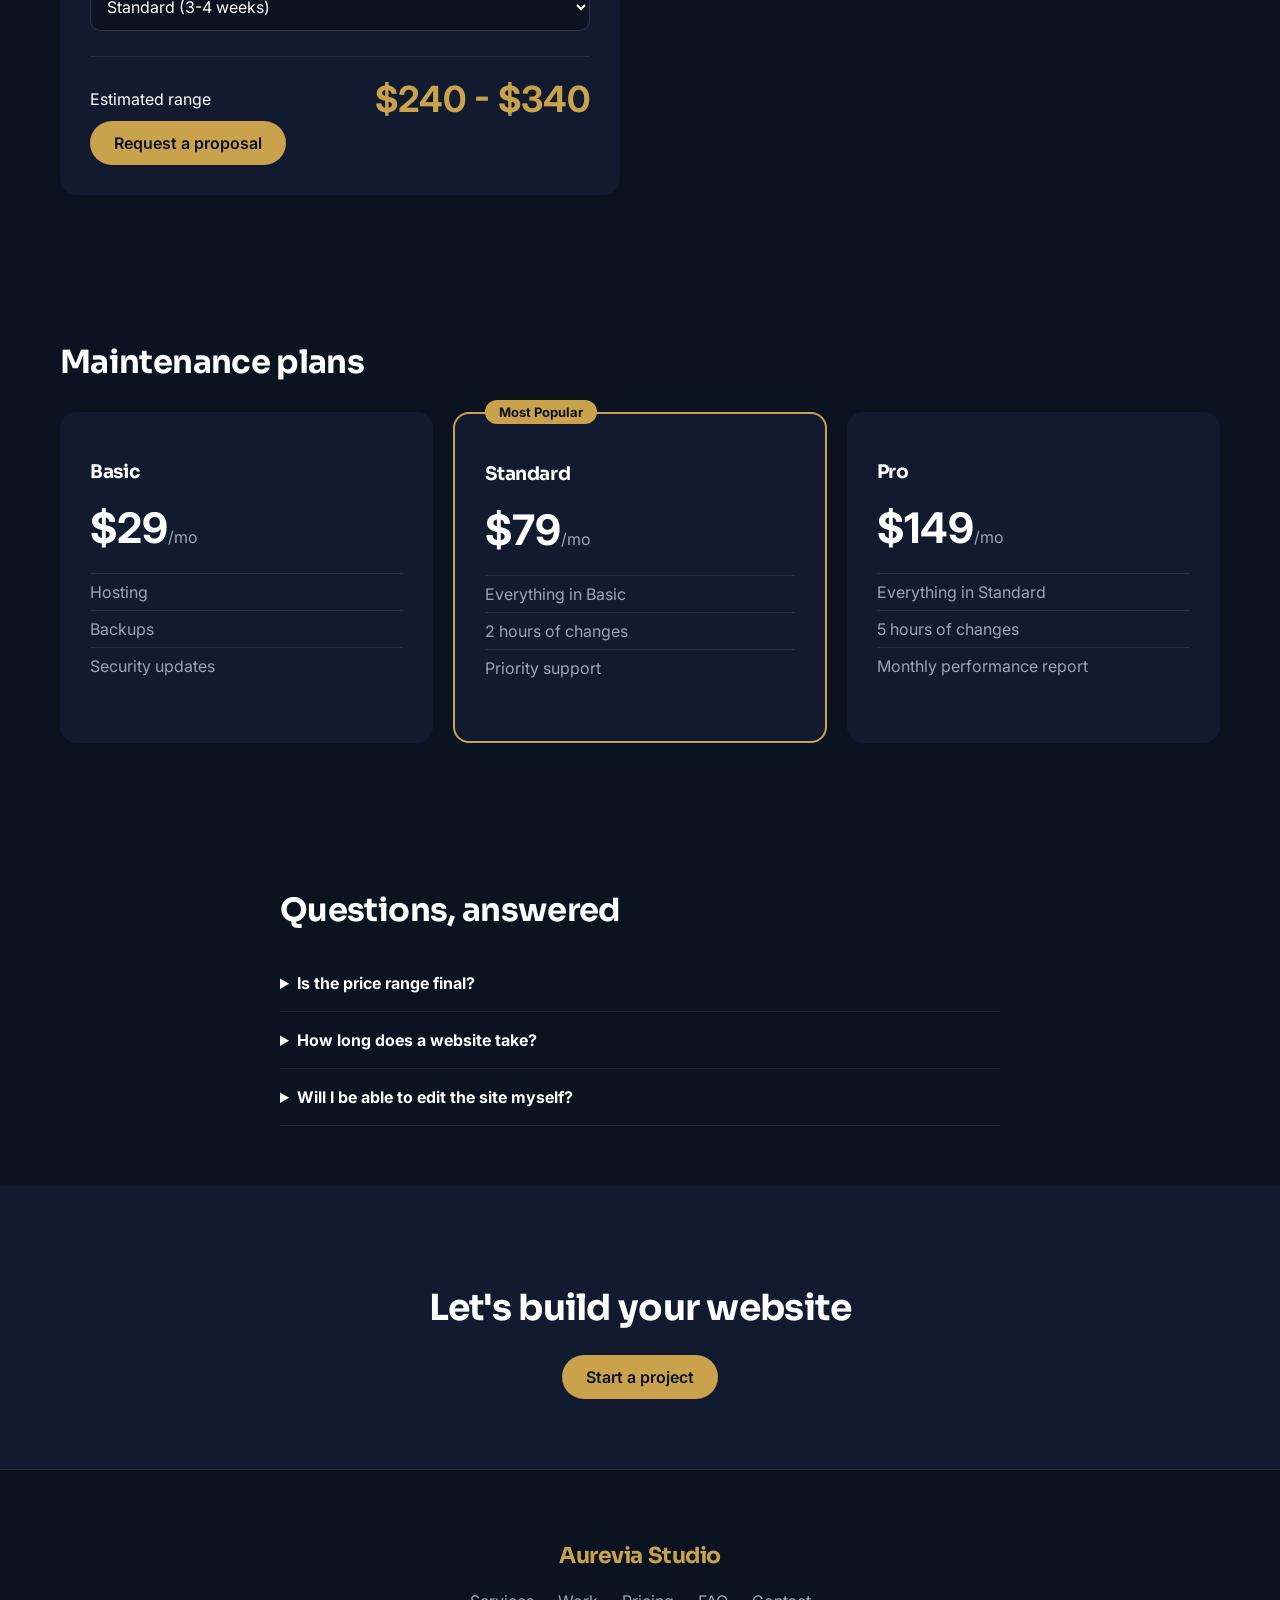
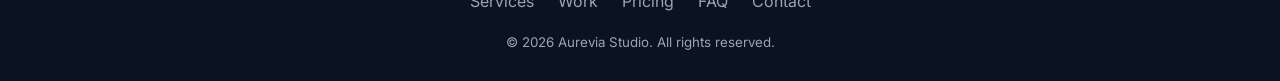
<file: services/web-development.html>
<!DOCTYPE html>
<html lang="en">
<head>
  <meta charset="UTF-8">
  <meta name="viewport" content="width=device-width, initial-scale=1">
  <title>Web Development | Aurevia Studio</title>
  <meta name="description" content="Portfolio, business, landing page and e-commerce websites. Get an instant price range.">
  <link rel="preconnect" href="https://fonts.googleapis.com">
  <link rel="preconnect" href="https://fonts.gstatic.com" crossorigin>
  <link href="https://fonts.googleapis.com/css2?family=Inter:wght@400;500;600&family=Sora:wght@600;700;800&display=swap" rel="stylesheet">
  <link rel="stylesheet" href="../style.css">
</head>

<body>

  <!-- HEADER (har page par wahi) -->
  <header>
    <h2><a href="../index.html" style="color:inherit;text-decoration:none">Aurevia Studio</a></h2>
    <button class="menu-button" id="menu-button" aria-label="Open menu">☰</button>
    <nav id="menu">
      <a href="../index.html#services">Services</a>
      <a href="../index.html#work">Work</a>
      <a href="../index.html#pricing">Pricing</a>
      <a href="../index.html#faq">FAQ</a>
      <a href="../index.html#contact">Contact</a>
    </nav>
  </header>

  <main>
    <!-- PAGE TITLE -->
    <section class="page-hero">
      <p class="eyebrow">Web Development</p>
      <h1>Websites that bring you customers</h1>
      <p class="page-lead">Design, build, CMS setup, SEO basics and handover training, all in one project.</p>
      <a href="#calculator" class="button">Get a price range</a>
    </section>

    <!-- PROJECT TYPES -->
    <section class="niche-section">
      <h2>What we build</h2>
      <div class="cards">
        <div class="card"><h3>Portfolio</h3><p>Show your best work in a clean, fast site.</p></div>
        <div class="card"><h3>Business site</h3><p>Services, about and contact pages that build trust.</p></div>
        <div class="card"><h3>Landing page</h3><p>One focused page built to get sign-ups or orders.</p></div>
        <div class="card"><h3>E-commerce</h3><p>An online store with products, cart and checkout.</p></div>
        <div class="card"><h3>Web app</h3><p>Custom tools, dashboards and portals.</p></div>
        <div class="card"><h3>Redesign</h3><p>Give your old website a modern, faster look.</p></div>
      </div>
    </section>

    <!-- PRICE RANGE CALCULATOR (REPLACE: numbers script ke andar badlein) -->
    <section class="quote-section" id="calculator">
      <h2>Get a price range</h2>

      <div class="quote-box">
        <label for="wd-pages">Number of pages</label>
        <input type="number" id="wd-pages" min="1" max="30" value="5">

        <p class="addons-title">Features</p>
        <label class="check"><input type="checkbox" class="wd-feature" value="150"> Blog</label>
        <label class="check"><input type="checkbox" class="wd-feature" value="200"> Booking system</label>
        <label class="check"><input type="checkbox" class="wd-feature" value="300"> Online payments</label>
        <label class="check"><input type="checkbox" class="wd-feature" value="250"> Multiple languages</label>
        <label class="check"><input type="checkbox" class="wd-feature" value="200"> Easy-edit CMS</label>

        <label for="wd-design">Design level</label>
        <select id="wd-design">
          <option value="1">Clean and simple</option>
          <option value="1.4" selected>Custom design</option>
          <option value="1.8">Premium design with animations</option>
        </select>

        <label for="wd-timeline">Timeline</label>
        <select id="wd-timeline">
          <option value="1" selected>Standard (3-4 weeks)</option>
          <option value="1.25">Fast (1-2 weeks)</option>
        </select>

        <div class="total">
          <span>Estimated range</span>
          <strong id="wd-total">$0</strong>
        </div>

        <a href="../index.html#contact" class="button">Request a proposal</a>
      </div>
    </section>

    <!-- MAINTENANCE PLANS (REPLACE: prices placeholders hain) -->
    <section class="pricing-section">
      <h2>Maintenance plans</h2>
      <div class="price-grid">
        <div class="price-card">
          <h3>Basic</h3>
          <p class="price">$29<small>/mo</small></p> <!-- REPLACE: price -->
          <ul><li>Hosting</li><li>Backups</li><li>Security updates</li></ul>
        </div>
        <div class="price-card popular">
          <span class="badge">Most Popular</span>
          <h3>Standard</h3>
          <p class="price">$79<small>/mo</small></p> <!-- REPLACE: price -->
          <ul><li>Everything in Basic</li><li>2 hours of changes</li><li>Priority support</li></ul>
        </div>
        <div class="price-card">
          <h3>Pro</h3>
          <p class="price">$149<small>/mo</small></p> <!-- REPLACE: price -->
          <ul><li>Everything in Standard</li><li>5 hours of changes</li><li>Monthly performance report</li></ul>
        </div>
      </div>
    </section>

    <!-- FAQ -->
    <section class="faq-section">
      <h2>Questions, answered</h2>
      <details>
        <summary>Is the price range final?</summary>
        <p>No, it is an estimate. After a short call we send an exact proposal.</p>
      </details>
      <details>
        <summary>How long does a website take?</summary>
        <p>A simple site takes about 1-2 weeks. Larger sites take 3-4 weeks or more.</p>
      </details>
      <details>
        <summary>Will I be able to edit the site myself?</summary>
        <p>Yes. With the CMS option and a short training session, you can edit text and images yourself.</p>
      </details>
    </section>

    <!-- CTA -->
    <section class="cta-band">
      <h2>Let's build your website</h2>
      <a href="../index.html#contact" class="button">Start a project</a>
    </section>
  </main>

  <!-- FOOTER -->
  <footer class="footer">
    <h3>Aurevia Studio</h3>
    <nav>
      <a href="../index.html#services">Services</a>
      <a href="../index.html#work">Work</a>
      <a href="../index.html#pricing">Pricing</a>
      <a href="../index.html#faq">FAQ</a>
      <a href="../index.html#contact">Contact</a>
    </nav>
    <small>© 2026 Aurevia Studio. All rights reserved.</small>
  </footer>

  <script src="../page.js"></script>

  <!-- CALCULATOR: is page ka apna chhota script -->
  <script>
    // REPLACE: ye numbers apni qeemat ke hisaab se badlein
    const PRICE_PER_PAGE = 40;     // har page ki qeemat ($)
    const RANGE_LOW = 0.85;        // neeche wali hadd: total ka 85%
    const RANGE_HIGH = 1.2;        // upar wali hadd: total ka 120%

    // cheezein pakdo
    const pagesInput = document.getElementById("wd-pages");
    const features = document.querySelectorAll(".wd-feature");
    const designSelect = document.getElementById("wd-design");
    const timelineSelect = document.getElementById("wd-timeline");
    const totalText = document.getElementById("wd-total");

    // qeemat ko 10 ke qareeb karo (jaise 1234 se 1230)
    function roundTo10(number) {
      return Math.round(number / 10) * 10;
    }

    function updateRange() {
      // pages: kam az kam 1
      let pages = Number(pagesInput.value);
      if (pages < 1) pages = 1;

      // base = pages x qeemat
      let total = pages * PRICE_PER_PAGE;

      // jo features tick hain unki qeemat jodo
      features.forEach(function (feature) {
        if (feature.checked) total = total + Number(feature.value);
      });

      // design level aur timeline se guna karo
      total = total * Number(designSelect.value) * Number(timelineSelect.value);

      // range banao aur likho
      const low = roundTo10(total * RANGE_LOW);
      const high = roundTo10(total * RANGE_HIGH);
      totalText.textContent = "$" + low + " - $" + high;
    }

    // jab bhi kuch badle, dobara hisaab karo
    pagesInput.addEventListener("input", updateRange);
    designSelect.addEventListener("change", updateRange);
    timelineSelect.addEventListener("change", updateRange);
    features.forEach(function (f) { f.addEventListener("change", updateRange); });

    updateRange();   // page khulte hi pehla hisaab
  </script>
</body>
</html>
</file>
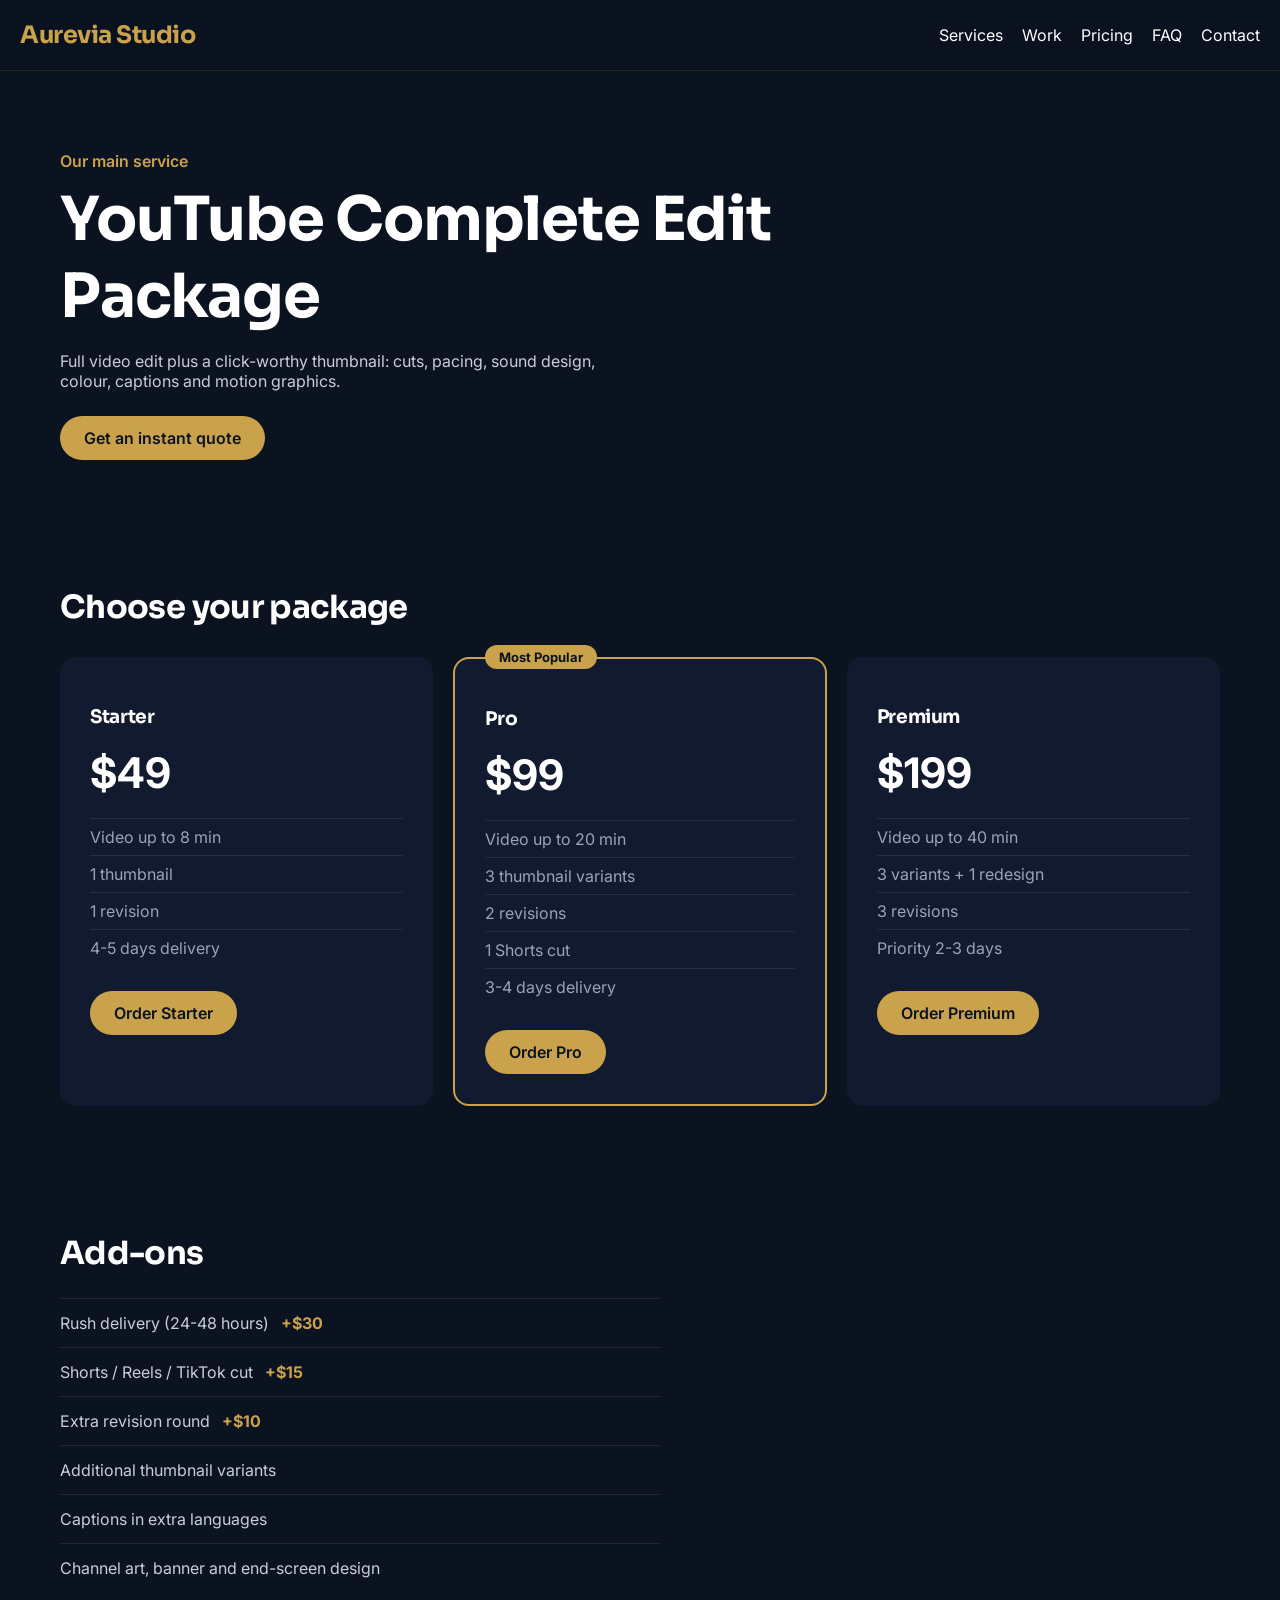
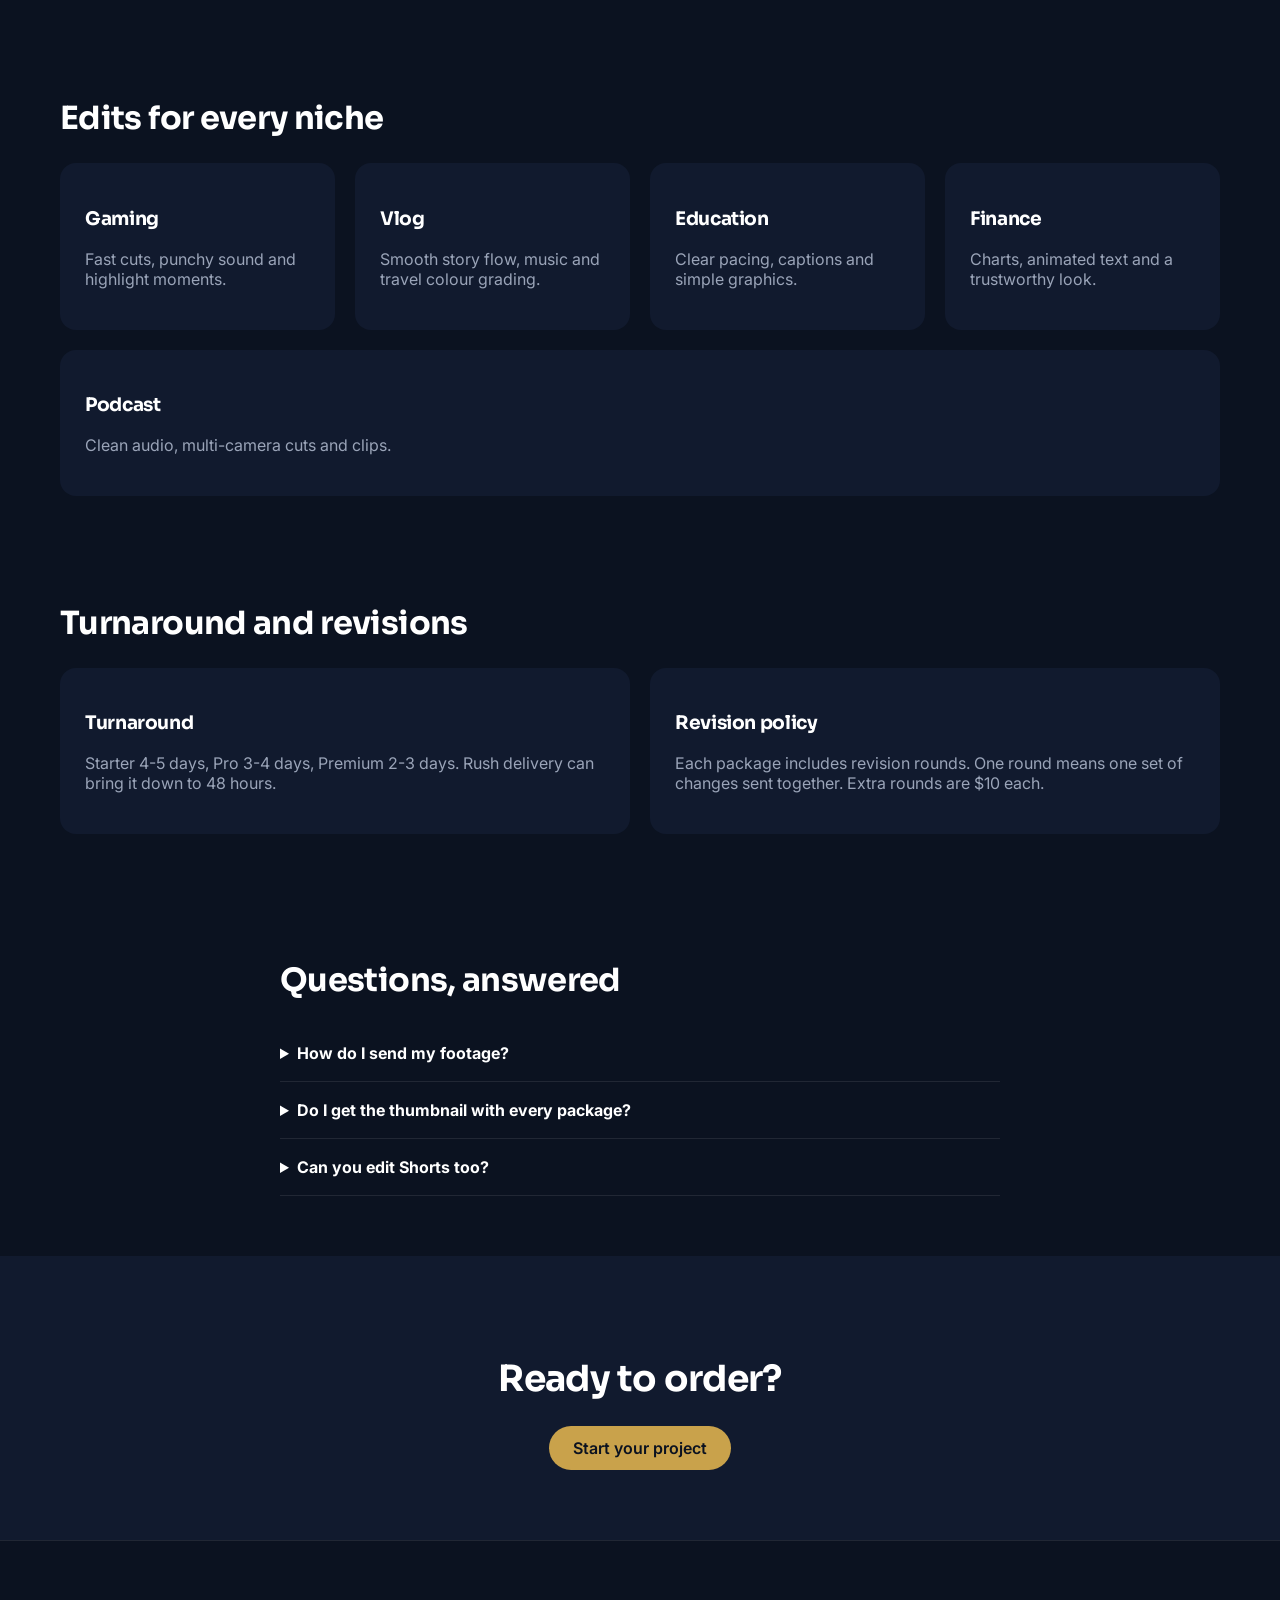
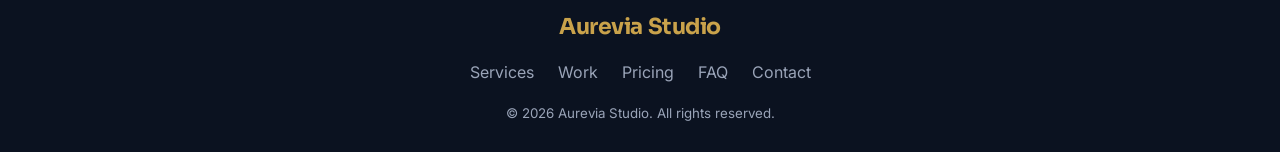
<file: services/youtube-editing.html>
<!DOCTYPE html>
<html lang="en">
<head>
  <meta charset="UTF-8">
  <meta name="viewport" content="width=device-width, initial-scale=1">
  <title>YouTube Video Editing | Aurevia Studio</title>
  <meta name="description" content="Complete YouTube editing package: video edit plus a click-worthy thumbnail. Clear packages, fast delivery.">
  <link rel="preconnect" href="https://fonts.googleapis.com">
  <link rel="preconnect" href="https://fonts.gstatic.com" crossorigin>
  <link href="https://fonts.googleapis.com/css2?family=Inter:wght@400;500;600&family=Sora:wght@600;700;800&display=swap" rel="stylesheet">
  <!-- "../" ka matlab: ek folder upar jao (services se bahar) -->
  <link rel="stylesheet" href="../style.css">
</head>

<body>

  <!-- HEADER: har page par wahi (links "../index.html" se shuru) -->
  <header>
    <h2><a href="../index.html" style="color:inherit;text-decoration:none">Aurevia Studio</a></h2>
    <button class="menu-button" id="menu-button" aria-label="Open menu">☰</button>
    <nav id="menu">
      <a href="../index.html#services">Services</a>
      <a href="../index.html#work">Work</a>
      <a href="../index.html#pricing">Pricing</a>
      <a href="../index.html#faq">FAQ</a>
      <a href="../index.html#contact">Contact</a>
    </nav>
  </header>

  <main>
    <!-- PAGE TITLE -->
    <section class="page-hero">
      <p class="eyebrow">Our main service</p>
      <h1>YouTube Complete Edit Package</h1>
      <p class="page-lead">Full video edit plus a click-worthy thumbnail: cuts, pacing, sound design, colour, captions and motion graphics.</p>
      <a href="../index.html#quote" class="button">Get an instant quote</a>
    </section>

    <!-- PACKAGES (REPLACE: prices placeholders) -->
    <section class="pricing-section" id="packages">
      <h2>Choose your package</h2>
      <div class="price-grid">
        <div class="price-card">
          <h3>Starter</h3>
          <p class="price">$49</p>
          <ul>
            <li>Video up to 8 min</li>
            <li>1 thumbnail</li>
            <li>1 revision</li>
            <li>4-5 days delivery</li>
          </ul>
          <a href="../index.html#contact" class="button">Order Starter</a>
        </div>
        <div class="price-card popular">
          <span class="badge">Most Popular</span>
          <h3>Pro</h3>
          <p class="price">$99</p>
          <ul>
            <li>Video up to 20 min</li>
            <li>3 thumbnail variants</li>
            <li>2 revisions</li>
            <li>1 Shorts cut</li>
            <li>3-4 days delivery</li>
          </ul>
          <a href="../index.html#contact" class="button">Order Pro</a>
        </div>
        <div class="price-card">
          <h3>Premium</h3>
          <p class="price">$199</p>
          <ul>
            <li>Video up to 40 min</li>
            <li>3 variants + 1 redesign</li>
            <li>3 revisions</li>
            <li>Priority 2-3 days</li>
          </ul>
          <a href="../index.html#contact" class="button">Order Premium</a>
        </div>
      </div>
    </section>

    <!-- ADD-ONS -->
    <section class="addons-section">
      <h2>Add-ons</h2>
      <ul class="addon-list">
        <li>Rush delivery (24-48 hours) <strong>+$30</strong></li>
        <li>Shorts / Reels / TikTok cut <strong>+$15</strong></li>
        <li>Extra revision round <strong>+$10</strong></li>
        <li>Additional thumbnail variants</li>
        <li>Captions in extra languages</li>
        <li>Channel art, banner and end-screen design</li>
      </ul>
    </section>

    <!-- SAMPLES BY NICHE (REPLACE: asli videos baad mein) -->
    <section class="niche-section">
      <h2>Edits for every niche</h2>
      <div class="cards">
        <div class="card"><h3>Gaming</h3><p>Fast cuts, punchy sound and highlight moments.</p></div>
        <div class="card"><h3>Vlog</h3><p>Smooth story flow, music and travel colour grading.</p></div>
        <div class="card"><h3>Education</h3><p>Clear pacing, captions and simple graphics.</p></div>
        <div class="card"><h3>Finance</h3><p>Charts, animated text and a trustworthy look.</p></div>
        <div class="card"><h3>Podcast</h3><p>Clean audio, multi-camera cuts and clips.</p></div>
      </div>
    </section>

    <!-- TURNAROUND + REVISION POLICY -->
    <section class="policy-section">
      <h2>Turnaround and revisions</h2>
      <div class="cards">
        <div class="card">
          <h3>Turnaround</h3>
          <p>Starter 4-5 days, Pro 3-4 days, Premium 2-3 days. Rush delivery can bring it down to 48 hours.</p>
        </div>
        <div class="card">
          <h3>Revision policy</h3>
          <p>Each package includes revision rounds. One round means one set of changes sent together. Extra rounds are $10 each.</p>
        </div>
      </div>
    </section>

    <!-- FAQ -->
    <section class="faq-section">
      <h2>Questions, answered</h2>
      <details>
        <summary>How do I send my footage?</summary>
        <p>Share a Google Drive, Dropbox or WeTransfer link after ordering.</p>
      </details>
      <details>
        <summary>Do I get the thumbnail with every package?</summary>
        <p>Yes. Starter has 1 thumbnail, Pro has 3 variants and Premium has 3 variants plus a redesign.</p>
      </details>
      <details>
        <summary>Can you edit Shorts too?</summary>
        <p>Pro includes 1 Shorts cut. You can add more for $15 each.</p>
      </details>
    </section>

    <!-- ORDER BUTTON -->
    <section class="cta-band">
      <h2>Ready to order?</h2>
      <a href="../index.html#contact" class="button">Start your project</a>
    </section>
  </main>

  <!-- FOOTER -->
  <footer class="footer">
    <h3>Aurevia Studio</h3>
    <nav>
      <a href="../index.html#services">Services</a>
      <a href="../index.html#work">Work</a>
      <a href="../index.html#pricing">Pricing</a>
      <a href="../index.html#faq">FAQ</a>
      <a href="../index.html#contact">Contact</a>
    </nav>
    <small>© 2026 Aurevia Studio. All rights reserved.</small>
  </footer>

  <script src="../page.js"></script>
</body>
</html>
</file>
<file: style.css>
body {
  background-color: #0B1220;   
  color: white;             
  font-family: 'Inter', Arial, sans-serif;
  margin: 0;
}


header {
  display: flex;
  justify-content: space-between;
  align-items: center;
  flex-wrap: wrap;
  padding: 20px;
  position: sticky;
  top: 0;
  z-index: 100;
  background: rgba(11, 18, 32, 0.92);
  backdrop-filter: blur(12px);
  -webkit-backdrop-filter: blur(12px);
  border-bottom: 1px solid rgba(201, 162, 75, 0.15);
}


header h2 {
  color: #C9A24B; 
  margin: 0;
}


nav a {
  color: white;
  text-decoration: none;  
  margin-left: 15px;
}



.button {
  display: inline-block;
  background-color: #C9A24B;
  color: #0B1220;
  padding: 12px 24px;
  border-radius: 30px;
  text-decoration: none;
  font-weight: 600;
  transition: box-shadow 0.25s, transform 0.25s;
}

.button:hover {
  box-shadow: 0 0 28px rgba(201, 162, 75, 0.55);
  transform: translateY(-2px);
}

.stats {
  display: flex;
  justify-content: space-around;  
  text-align: center;
  padding: 40px 20px;
}

.stats h3 {
  color: #C9A24B;
  font-size: clamp(2rem, 6vw, 3rem);
  margin: 0;
}

.stats p {
  color: #9AA4B8;  
  margin: 5px 0 0 0;
}


.services {
  padding: 60px 20px;
}

.services h2 {
  font-size: 32px;
  margin-bottom: 30px;
}


.cards {
  display: flex;
  flex-wrap: wrap;
  gap: 20px;
}


.card {
  background-color: #111A2E;  
  padding: 25px;
  border-radius: 16px;       
  flex: 1;            
  min-width: 220px;      
}

.card p {
  color: #9AA4B8;
}

.card a {
  color: #C9A24B;
  text-decoration: none;
}



.work-section {
  padding: 60px 20px;
}

.work-section h2 {
  font-size: 32px;
  margin-bottom: 20px;
}


.filters {
  margin-bottom: 25px;
}

.filters button {
  background: none;
  border: 1px solid #C9A24B;   
  color: #C9A24B;
  padding: 8px 18px;
  border-radius: 30px;
  margin-right: 8px;
  cursor: pointer;
  transition: background-color 0.2s, color 0.2s;
}

.filters button:hover,
.filters button.active {
  background-color: #C9A24B;
  color: #0B1220;
}


.work-grid {
  display: grid;
  grid-template-columns: repeat(auto-fit, minmax(260px, 1fr));
  gap: 20px;
}


.work {
  background-color: #111A2E;
  border-radius: 16px;
  overflow: hidden; 
}

.work img {
  width: 100%;
  height: 180px;
  object-fit: cover; 
  display: block;
}

.work p {
  padding: 15px;
  margin: 0;
}

.pricing-section {
  padding: 60px 20px;
}

.pricing-section h2 {
  font-size: 32px;
  margin-bottom: 30px;
}


.price-grid {
  display: grid;
  grid-template-columns: repeat(auto-fit, minmax(240px, 1fr));
  gap: 20px;
}


.price-card {
  background-color: #111A2E;
  padding: 30px;
  border-radius: 16px;
  position: relative;  
}


.popular {
  border: 2px solid #C9A24B;
}


.badge {
  position: absolute;
  top: -14px;
  left: 30px;
  background-color: #C9A24B;
  color: #0B1220;
  padding: 4px 14px;
  border-radius: 30px;
  font-size: 13px;
  font-weight: bold;
}


.price {
  font-size: 42px;
  font-weight: bold;
  margin: 10px 0 20px 0;
}


.price-card ul {
  list-style: none;
  padding: 0;
  margin: 0 0 25px 0;
  color: #9AA4B8;
}

.price-card li {
  padding: 8px 0;
  border-top: 1px solid rgba(255, 255, 255, 0.09);
}

.compare-section {
  padding: 60px 20px;
}

.compare-section h2 {
  font-size: 32px;
  margin-bottom: 10px;
}

.hint {
  color: #9AA4B8;
  margin-bottom: 25px;
}


.compare {
  --pos: 50%;                
  position: relative;
  aspect-ratio: 16 / 9;   
  border-radius: 16px;
  overflow: hidden;
}


.compare img {
  position: absolute;
  top: 0;
  left: 0;
  width: 100%;
  height: 100%;
  object-fit: cover;
}


.before-img {
  filter: grayscale(1) brightness(0.7);
  clip-path: inset(0 calc(100% - var(--pos)) 0 0);
}


.line {
  position: absolute;
  top: 0;
  bottom: 0;
  left: var(--pos);
  width: 3px;
  background-color: #C9A24B;
  pointer-events: none;   
}


.label {
  position: absolute;
  top: 15px;
  padding: 4px 14px;
  border-radius: 30px;
  font-size: 13px;
  background-color: rgba(11, 18, 32, 0.8);
}

.label-before { left: 15px; }
.label-after  { right: 15px; background-color: #C9A24B; color: #0B1220; }


.compare input {
  position: absolute;
  top: 0;
  left: 0;
  width: 100%;
  height: 100%;
  opacity: 0;
  cursor: ew-resize;
  margin: 0;
}

.quote-section {
  padding: 60px 20px;
}

.quote-section h2 {
  font-size: 32px;
  margin-bottom: 25px;
}


.quote-box {
  background-color: #111A2E;
  padding: 30px;
  border-radius: 16px;
  max-width: 500px;
}

.quote-box label {
  display: block;
  margin: 15px 0 6px 0;
}


.quote-box select,
.quote-box input[type="number"] {
  font-family: inherit;
  width: 100%;
  padding: 12px;
  border-radius: 10px;
  border: 1px solid rgba(255, 255, 255, 0.15);
  background-color: #0B1220;
  color: white;
  font-size: 16px;
}

.addons-title {
  margin: 20px 0 5px 0;
  color: #9AA4B8;
}


.quote-box .check {
  display: flex;      
  align-items: center;
  gap: 10px;
  margin: 8px 0;
  cursor: pointer;
}


.total {
  display: flex;
  justify-content: space-between;
  align-items: center;
  margin-top: 25px;
  padding-top: 20px;
  border-top: 1px solid rgba(255, 255, 255, 0.09);
}

.total strong {
  font-size: 36px;
  color: #C9A24B;
}

.steps-section {
  padding: 60px 20px;
}

.steps-section h2 {
  font-size: 32px;
  margin-bottom: 30px;
}


.steps {
  display: grid;
  grid-template-columns: repeat(auto-fit, minmax(220px, 1fr));
  gap: 20px;
}

.step {
  background-color: #111A2E;
  padding: 25px;
  border-radius: 16px;
}


.step-number {
  display: inline-block;
  width: 38px;
  height: 38px;
  line-height: 38px;     
  text-align: center;
  border-radius: 50%;    
  background-color: #C9A24B;
  color: #0B1220;
  font-weight: bold;
  margin-bottom: 15px;
}

.step p {
  color: #9AA4B8;
}


.faq-section {
  padding: 60px 20px;
}

.faq-section h2 {
  font-size: 32px;
  margin-bottom: 25px;
}


details {
  border-bottom: 1px solid rgba(255, 255, 255, 0.09);
  padding: 18px 0;
}


summary {
  cursor: pointer;
  font-weight: bold;
}


details p {
  color: #9AA4B8;
  margin-top: 10px;
}

.reviews-section {
  padding: 60px 20px;
}

.reviews-section h2 {
  font-size: 32px;
  margin-bottom: 30px;
}


.reviews {
  display: grid;
  grid-template-columns: repeat(auto-fit, minmax(260px, 1fr));
  gap: 20px;
}

.review {
  background-color: #111A2E;
  padding: 25px;
  border-radius: 16px;
}

.review p {
  color: #9AA4B8;
}

.review .stars {
  color: #C9A24B;
  letter-spacing: 3px;
  margin-bottom: 10px;
}


.person {
  display: flex;
  align-items: center;
  gap: 12px;
  margin-top: 20px;
}

.person small {
  display: block;
  color: #9AA4B8;
}


.avatar {
  display: inline-block;
  width: 44px;
  height: 44px;
  line-height: 44px;
  text-align: center;
  border-radius: 50%;
  background-color: rgba(201, 162, 75, 0.15);
  color: #C9A24B;
  font-size: 14px;
}


.cta-band {
  padding: 70px 20px;
  text-align: center;
  background-color: #111A2E;
}

.cta-band h2 {
  font-size: 36px;
  margin-bottom: 25px;
}

.contact-section {
  padding: 60px 20px;
}

.contact-section h2 {
  font-size: 32px;
  margin-bottom: 25px;
}


.contact-form {
  background-color: #111A2E;
  padding: 30px;
  border-radius: 16px;
}

.contact-form label {
  display: block;
  margin: 15px 0 6px 0;
}


.contact-form input,
.contact-form select,
.contact-form textarea {
  width: 100%;
  padding: 12px;
  border-radius: 10px;
  border: 1px solid rgba(255, 255, 255, 0.15);
  background-color: #0B1220;
  color: white;
  font-size: 16px;
  font-family: inherit;
}


.contact-form .button {
  margin-top: 25px;
  border: none;
  cursor: pointer;
  font-size: 16px;
}

.success {
  margin-top: 15px;
  color: #C9A24B;
  font-weight: bold;
}


.footer {
  padding: 50px 20px 30px 20px;
  text-align: center;
  border-top: 1px solid rgba(255, 255, 255, 0.09);
}

.footer h3 {
  color: #C9A24B;
  font-size: 22px;
}

.footer nav {
  margin: 20px 0;
}

.footer nav a {
  color: #9AA4B8;
  text-decoration: none;
  margin: 0 10px;
}

.footer small {
  color: #9AA4B8;
}


.whatsapp {
  position: fixed;       
  right: 16px;
  bottom: 16px;
  background-color: #25D366;
  color: #073b1c;
  font-weight: bold;
  padding: 12px 20px;
  border-radius: 30px;
  text-decoration: none;
}

html {
  scroll-behavior: smooth;
}




section {
  scroll-margin-top: 70px;
  max-width: 1200px;
  margin-left: auto;
  margin-right: auto;
  box-sizing: border-box;
}

.hero,
.cta-band {
  max-width: none;
}

.faq-section {
  max-width: 760px;
}

.contact-section {
  max-width: 700px;
}

.contact-form input,
.contact-form select,
.contact-form textarea,
.quote-box select,
.quote-box input[type="number"] {
  box-sizing: border-box;
}

.menu-button {
  display: none;
  background: none;
  border: 1px solid #C9A24B;
  color: #C9A24B;
  font-size: 22px;
  padding: 4px 12px;
  border-radius: 10px;
  cursor: pointer;
}

@media (max-width: 700px) {
  .menu-button {
    display: block;
  }

  header nav {
    display: none;
    width: 100%;
    flex-direction: column;
    padding-top: 10px;
  }

  header nav.open {
    display: flex;
  }

  header nav a {
    margin: 0;
    padding: 12px 0;
    border-top: 1px solid rgba(255, 255, 255, 0.09);
  }


  .stats {
    flex-direction: column;
    gap: 25px;
  }
}

h1, h2, h3, header h2 {
  font-family: 'Sora', Arial, sans-serif;
  letter-spacing: -0.02em; 
}


.hero {
  min-height: 85vh;          
  display: flex;
  flex-direction: column;     
  justify-content: center;     
  align-items: flex-start;   
  padding: 80px 20px;


  background:
    linear-gradient(90deg, rgba(11, 18, 32, 0.95), rgba(11, 18, 32, 0.55)),
    url("https://images.unsplash.com/photo-1492691527719-9d1e07e534b4?w=1600&q=70") center / cover,
    #0B1220;
}

.hero h1 {
    font-family: 'Playfair Display', serif;
    font-weight: 600;
    font-size: clamp(2.5rem, 5vw, 4rem);
    
    line-height: 1.15;
    letter-spacing: -1.8px;
    max-width: 13ch;
    margin-bottom: 20px;
}

.hero p {
    font-size: 1.1rem;
    line-height: 1.7;
    max-width: 42ch;
    color: #C7CEDD;
    margin-bottom: 20px;
}



.card, .price-card, .work, .step, .review {
  transition: transform 0.25s, box-shadow 0.25s;
}

.card:hover, .price-card:hover, .work:hover, .step:hover, .review:hover {
  transform: translateY(-6px);
  box-shadow: 0 14px 40px rgba(0, 0, 0, 0.35);
}



.fade-in {
    opacity: 0;
    transform: translateY(20px);
    transition: opacity 0.7s ease, transform 0.7s ease;
}

.fade-in.visible {
    opacity: 1;
    transform: translateY(0);
}


@media (prefers-reduced-motion: reduce) {
    .fade-in,
    .button,
    .filters button,
    .card, .price-card, .work, .step, .review {
        transition: none;
    }

    html {
        scroll-behavior: auto;
    }
}

.skip-link {
  position: absolute;
  left: 16px;
  top: -60px;    
  background-color: #C9A24B;
  color: #0B1220;
  padding: 10px 18px;
  border-radius: 10px;
  font-weight: 600;
  text-decoration: none;
  z-index: 300;
}

.skip-link:focus {
  top: 16px;     
}

a:focus-visible,
button:focus-visible,
input:focus-visible,
select:focus-visible,
textarea:focus-visible,
summary:focus-visible {
  outline: 2px solid #C9A24B;
  outline-offset: 3px;
}

.cookie-banner {
  position: fixed;
  left: 16px;
  bottom: 16px;
  right: 16px;
  max-width: 520px;
  background-color: #111A2E;
  border: 1px solid rgba(201, 162, 75, 0.35);
  border-radius: 16px;
  padding: 20px;
  box-shadow: 0 14px 40px rgba(0, 0, 0, 0.5);
  z-index: 200;
}

.cookie-banner[hidden] {
  display: none;
}

.cookie-banner p {
  margin: 0 0 15px 0;
  color: #C7CEDD;
  font-size: 0.95rem;
}

.cookie-buttons {
  display: flex;
  flex-wrap: wrap;
  gap: 10px;
}

.cookie-buttons .button {
  border: none;
  cursor: pointer;
  font-size: 15px;
  padding: 10px 20px;
}

.cookie-necessary {
  background: none;
  border: 1px solid #C9A24B;
  color: #C9A24B;
  padding: 10px 20px;
  border-radius: 30px;
  font-size: 15px;
  cursor: pointer;
}

.marquee-section {
  padding: 30px 0;
  text-align: center;
  border-bottom: 1px solid rgba(255, 255, 255, 0.09);
}

.marquee-title {
  color: #9AA4B8;
  font-size: 0.9rem;
  margin-bottom: 15px;
}

.marquee {
  overflow: hidden;  
}

.marquee-track {
  display: flex;
  width: max-content;   
  gap: 60px;
  animation: scroll-left 30s linear infinite;  
}

.marquee-track span {
  color: #9AA4B8;
  font-family: 'Sora', Arial, sans-serif;
  font-weight: 700;
  letter-spacing: 2px;
  white-space: nowrap;
}

.marquee:hover .marquee-track {
  animation-play-state: paused;
}

@keyframes scroll-left {
  from { transform: translateX(0); }
  to   { transform: translateX(calc(-50% - 30px)); }
}

@media (prefers-reduced-motion: reduce) {
  .marquee-track { animation: none; }
}

.work[data-video] {
  cursor: pointer;    
}

.lightbox {
  position: fixed;
  inset: 0;
  background-color: rgba(5, 9, 18, 0.9);
  display: flex;
  align-items: center;
  justify-content: center;
  z-index: 400;
  padding: 20px;
}

.lightbox[hidden] {
  display: none;
}

.lightbox-box {
  width: min(900px, 100%);
  aspect-ratio: 16 / 9;
}

.lightbox-box iframe {
  width: 100%;
  height: 100%;
  border: 0;
  border-radius: 16px;
}

.lightbox-close {
  position: absolute;
  top: 20px;
  right: 20px;
  width: 44px;
  height: 44px;
  border-radius: 50%;
  border: 1px solid #C9A24B;
  background: none;
  color: #C9A24B;
  font-size: 20px;
  cursor: pointer;
}

.hero { position: relative; overflow: hidden; }

.hero-video {
  position: absolute;
  inset: 0;
  width: 100%;
  height: 100%;
  object-fit: cover;
  z-index: 0;
}

.hero-overlay {
  position: absolute;
  inset: 0;
  background: linear-gradient(90deg, rgba(11, 18, 32, 0.92), rgba(11, 18, 32, 0.45));
  z-index: 1;
}

.hero h1, .hero p, .hero-buttons { position: relative; z-index: 2; }

@media (prefers-reduced-motion: reduce) { .hero-video { display: none; } }

.hero-buttons { display: flex; flex-wrap: wrap; gap: 14px; }

.button-outline {
  background: none;
  border: 1px solid #C9A24B;
  color: #C9A24B;
}
.button-outline:hover { background-color: #C9A24B; color: #0B1220; }

.mobile-bar { display: none; } 

@media (max-width: 700px) {
  .mobile-bar {
    display: flex;
    gap: 10px;
    position: fixed;
    left: 0; right: 0; bottom: 0;
    z-index: 150;
    padding: 10px 12px calc(10px + env(safe-area-inset-bottom));
    background-color: rgba(11, 18, 32, 0.95);
    backdrop-filter: blur(12px);
    -webkit-backdrop-filter: blur(12px);
    border-top: 1px solid rgba(201, 162, 75, 0.25);
  }

  .mobile-bar a, .mobile-bar button {
    flex: 1;
    text-align: center;
    padding: 12px 0;
    border-radius: 30px;
    border: 1px solid #C9A24B;
    background: none;
    color: #C9A24B;
    font: inherit;
    font-weight: 600;
    text-decoration: none;
    cursor: pointer;
  }

  .mobile-bar .mobile-order { background-color: #C9A24B; color: #0B1220; }

  .whatsapp { display: none; }          
  body { padding-bottom: 76px; }        
  .cookie-banner { bottom: 88px; }     
}

.page-hero {
  padding: 80px 20px 40px 20px;
}

.page-hero h1 {
  font-size: clamp(2.2rem, 6vw, 3.8rem);
  max-width: 18ch;
  margin: 10px 0 15px 0;
}

.eyebrow {
  color: #C9A24B;
  font-weight: 600;
  margin: 0;
}

.page-lead {
  color: #C7CEDD;
  max-width: 55ch;
  margin-bottom: 25px;
}

.addons-section,
.niche-section,
.policy-section {
  padding: 40px 20px;
}

.addons-section h2,
.niche-section h2,
.policy-section h2 {
  font-size: 32px;
  margin-bottom: 25px;
}

.addon-list {
  list-style: none;
  padding: 0;
  margin: 0;
  max-width: 600px;
}

.addon-list li {
  padding: 14px 0;
  border-top: 1px solid rgba(255, 255, 255, 0.09);
  color: #C7CEDD;
}

.addon-list strong {
  color: #C9A24B;
  margin-left: 8px;
}
.price small {
  font-size: 16px;
  font-weight: normal;
  color: #9AA4B8;
}

.contact-page {
  display: grid;
  grid-template-columns: 1fr;  
  gap: 25px;
  padding: 20px 20px 60px 20px;
}

@media (min-width: 900px) {
  .contact-page {
    grid-template-columns: 1.3fr 1fr;  
  }
}

.contact-page .contact-form {
  max-width: none;
}

.hp-field {
  position: absolute;
  left: -9999px;
  opacity: 0;
}

.form-note {
  margin-top: 15px;
  color: #C9A24B;
}

.side-box {
  background-color: #111A2E;
  padding: 25px;
  border-radius: 16px;
  margin-bottom: 20px;
}

.side-box p {
  color: #9AA4B8;
}

.side-links {
  list-style: none;
  padding: 0;
  margin: 0;
}

.side-links li {
  padding: 10px 0;
  border-top: 1px solid rgba(255, 255, 255, 0.09);
}

.side-links a {
  color: #C9A24B;
  text-decoration: none;
}

.story-section {
  padding: 40px 20px;
  max-width: 760px; 
}

.story-section h2 {
  font-size: 32px;
  margin-bottom: 20px;
}

.story-section p {
  color: #C7CEDD;
  margin-bottom: 15px;
}

.tool-list {
  list-style: none;
  padding: 0;
  margin: 0;
  display: flex;
  flex-wrap: wrap;
  gap: 10px;
}

.tool-list li {
  border: 1px solid rgba(201, 162, 75, 0.4);
  color: #C9A24B;
  padding: 8px 18px;
  border-radius: 30px;
}

.team-card {
  text-align: center;
}

.team-avatar {
  width: 72px;
  height: 72px;
  line-height: 72px;
  font-size: 20px;
  margin-bottom: 12px;
}.not-found {
  text-align: center;
  min-height: 60vh;
  display: flex;
  flex-direction: column;
  align-items: center;
  justify-content: center;
}

.big-404 {
  font-family: 'Sora', Arial, sans-serif;
  font-size: clamp(5rem, 22vw, 10rem);
  font-weight: 800;
  line-height: 1;
  color: #C9A24B;
  margin: 0;
}

.legal-section {
  padding: 20px 20px 60px 20px;
  max-width: 760px;
}

.legal-section h2 {
  font-size: 22px;
  margin: 30px 0 10px 0;
}

.legal-section p {
  color: #C7CEDD;
}

.legal-notice {
  border: 1px solid #C9A24B;
  border-radius: 12px;
  padding: 12px 16px;
  color: #C9A24B !important;
  font-weight: 600;
}
</file>
